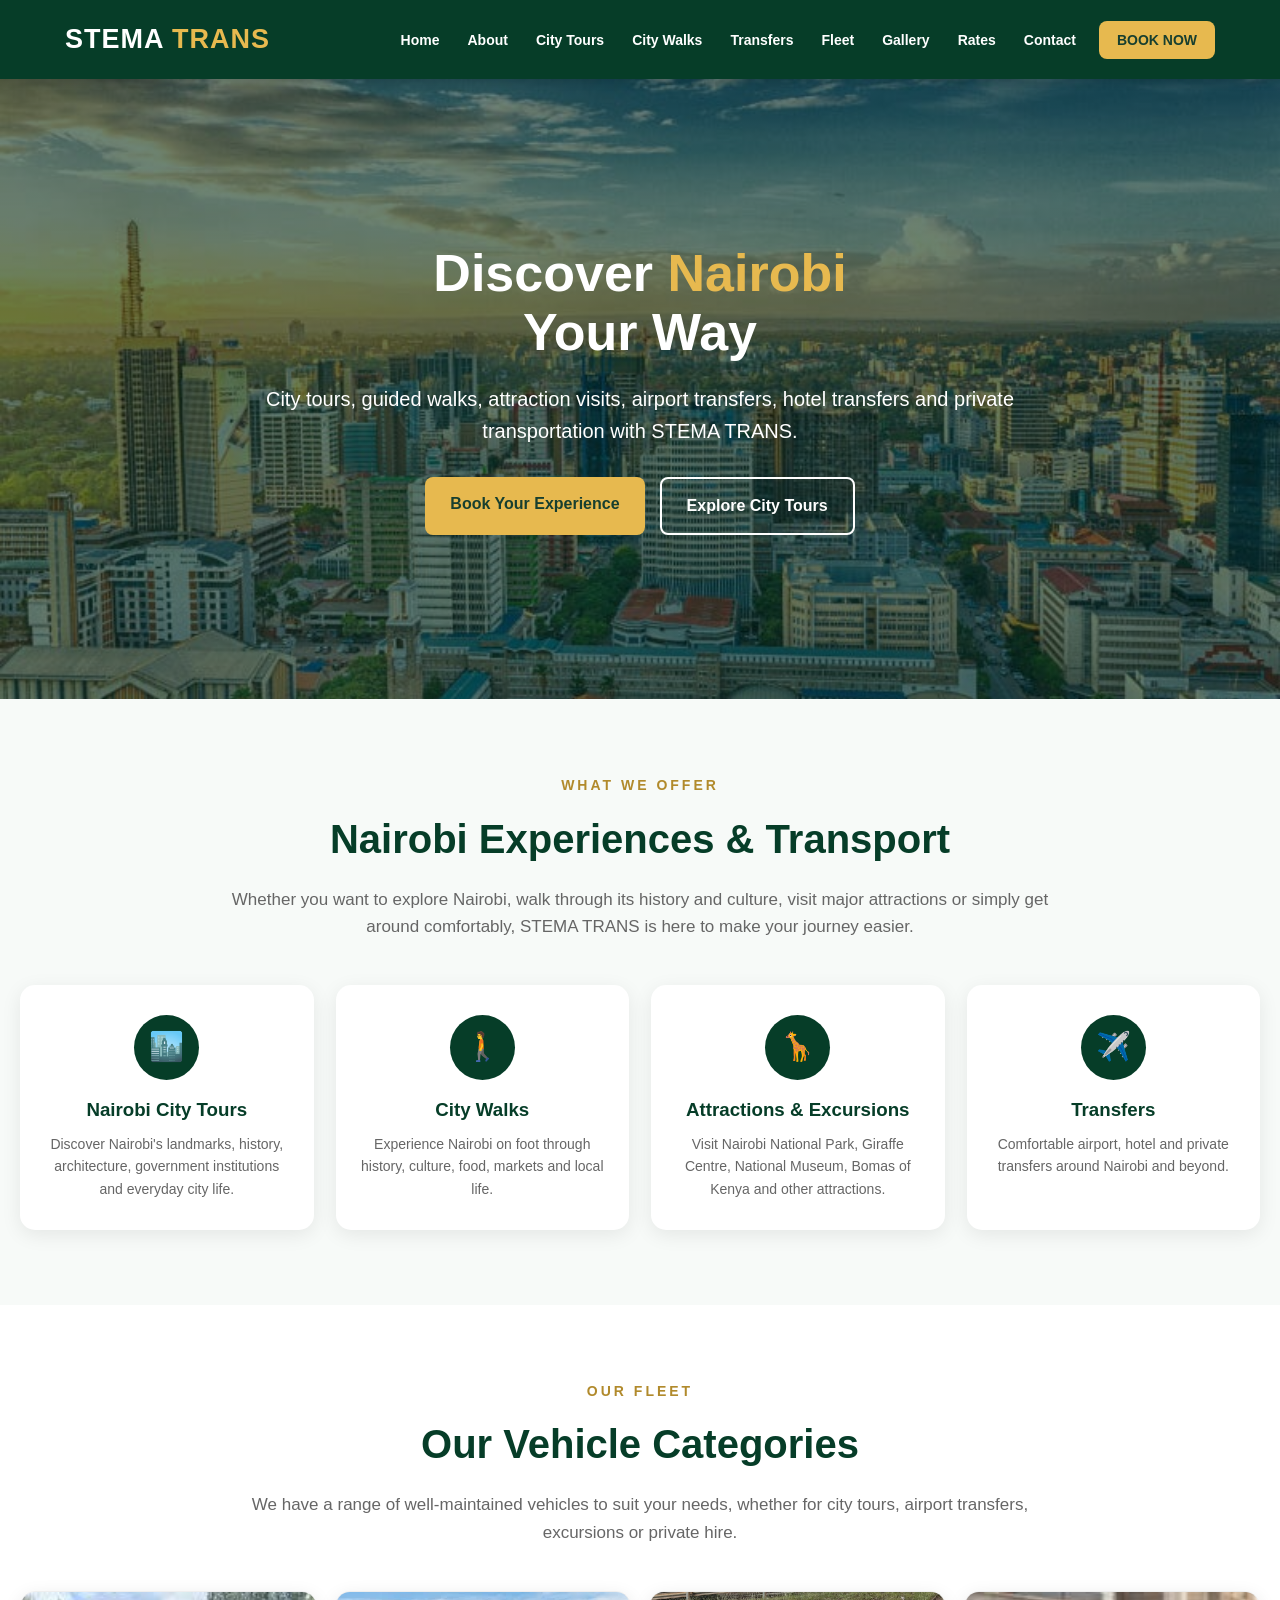
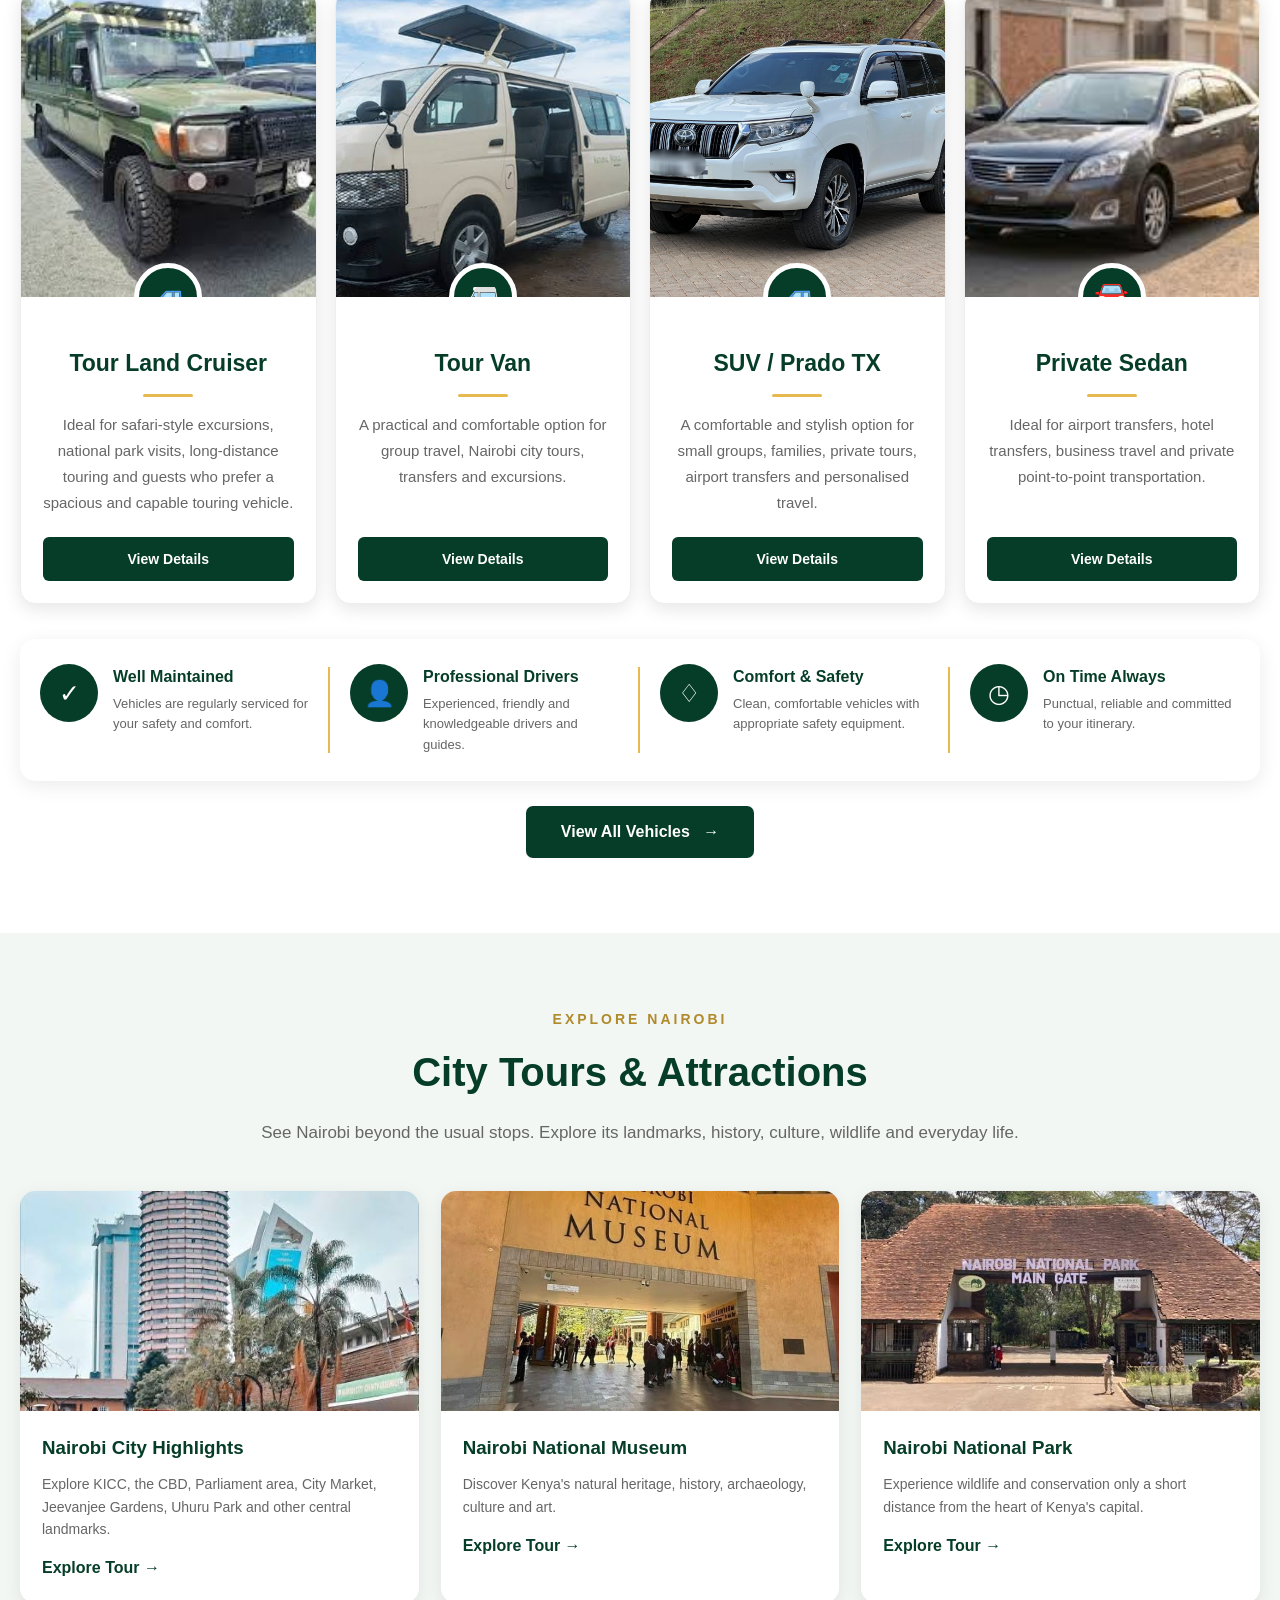
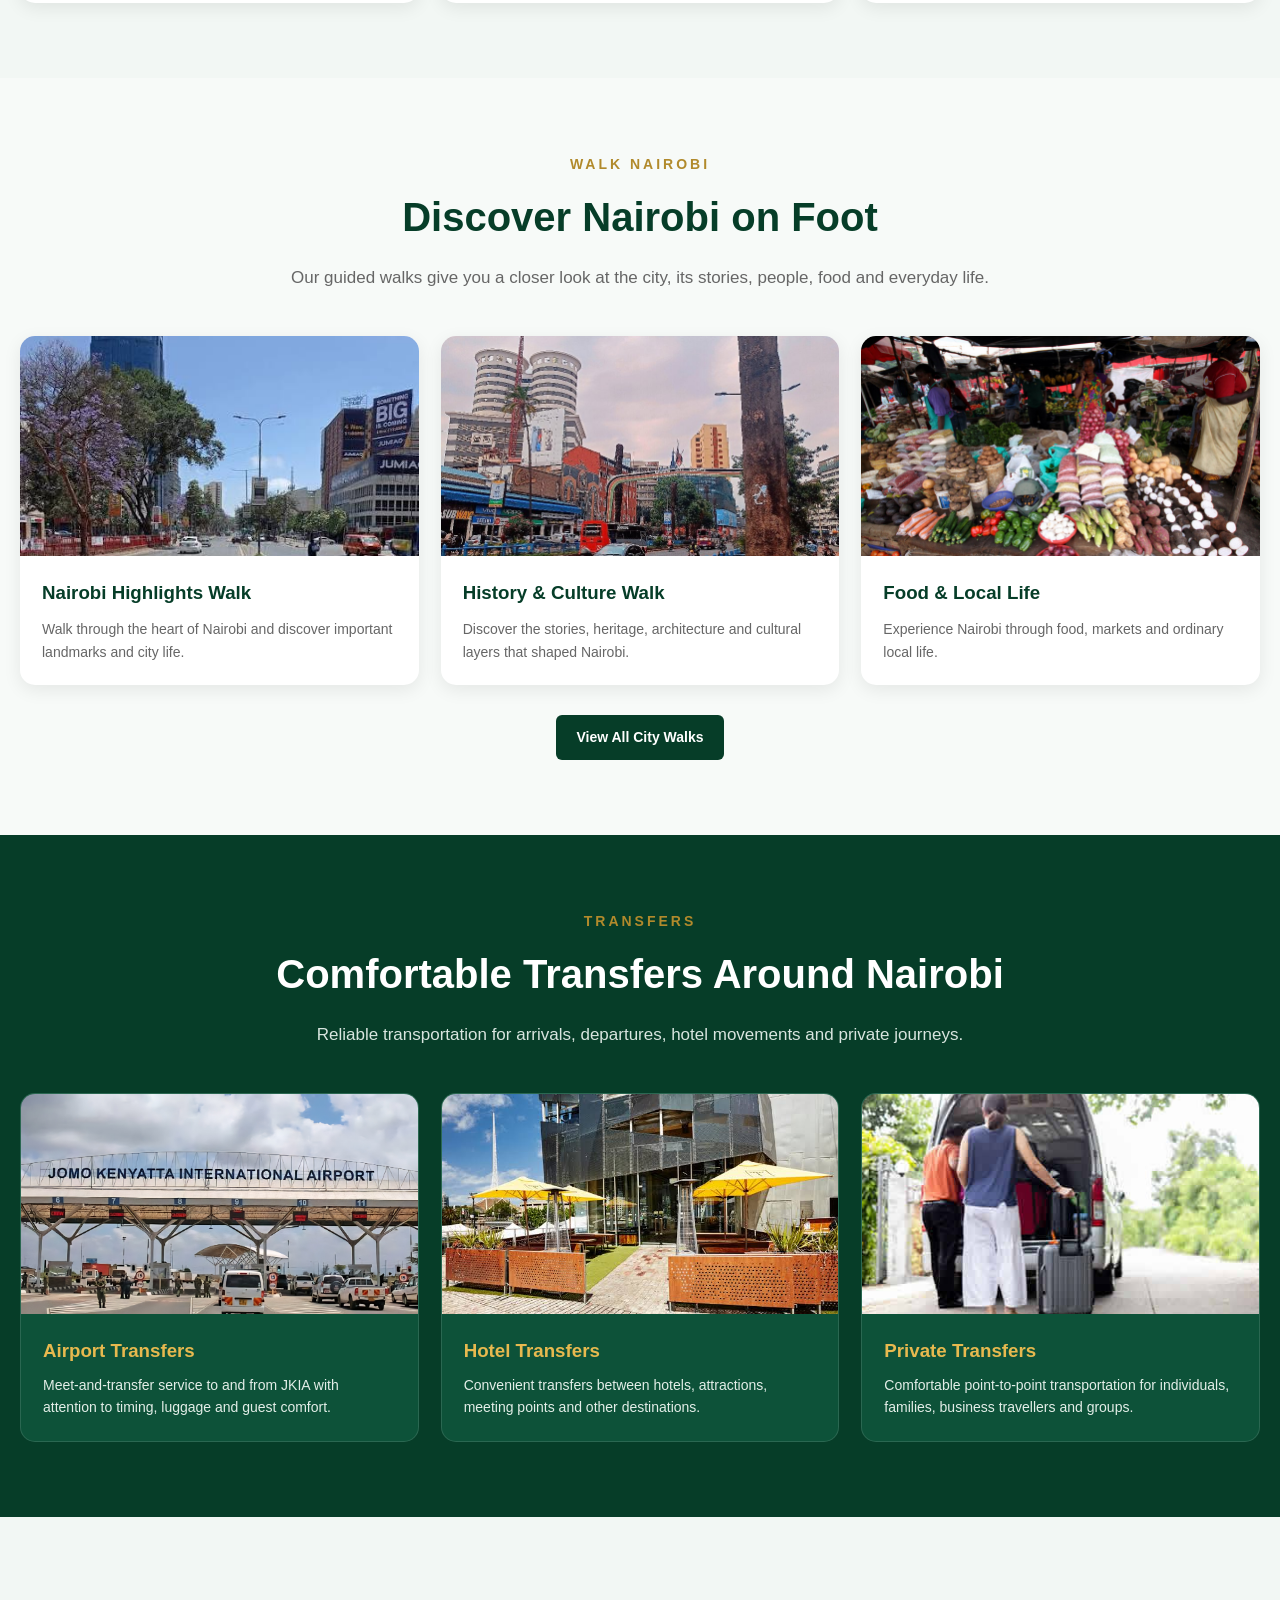
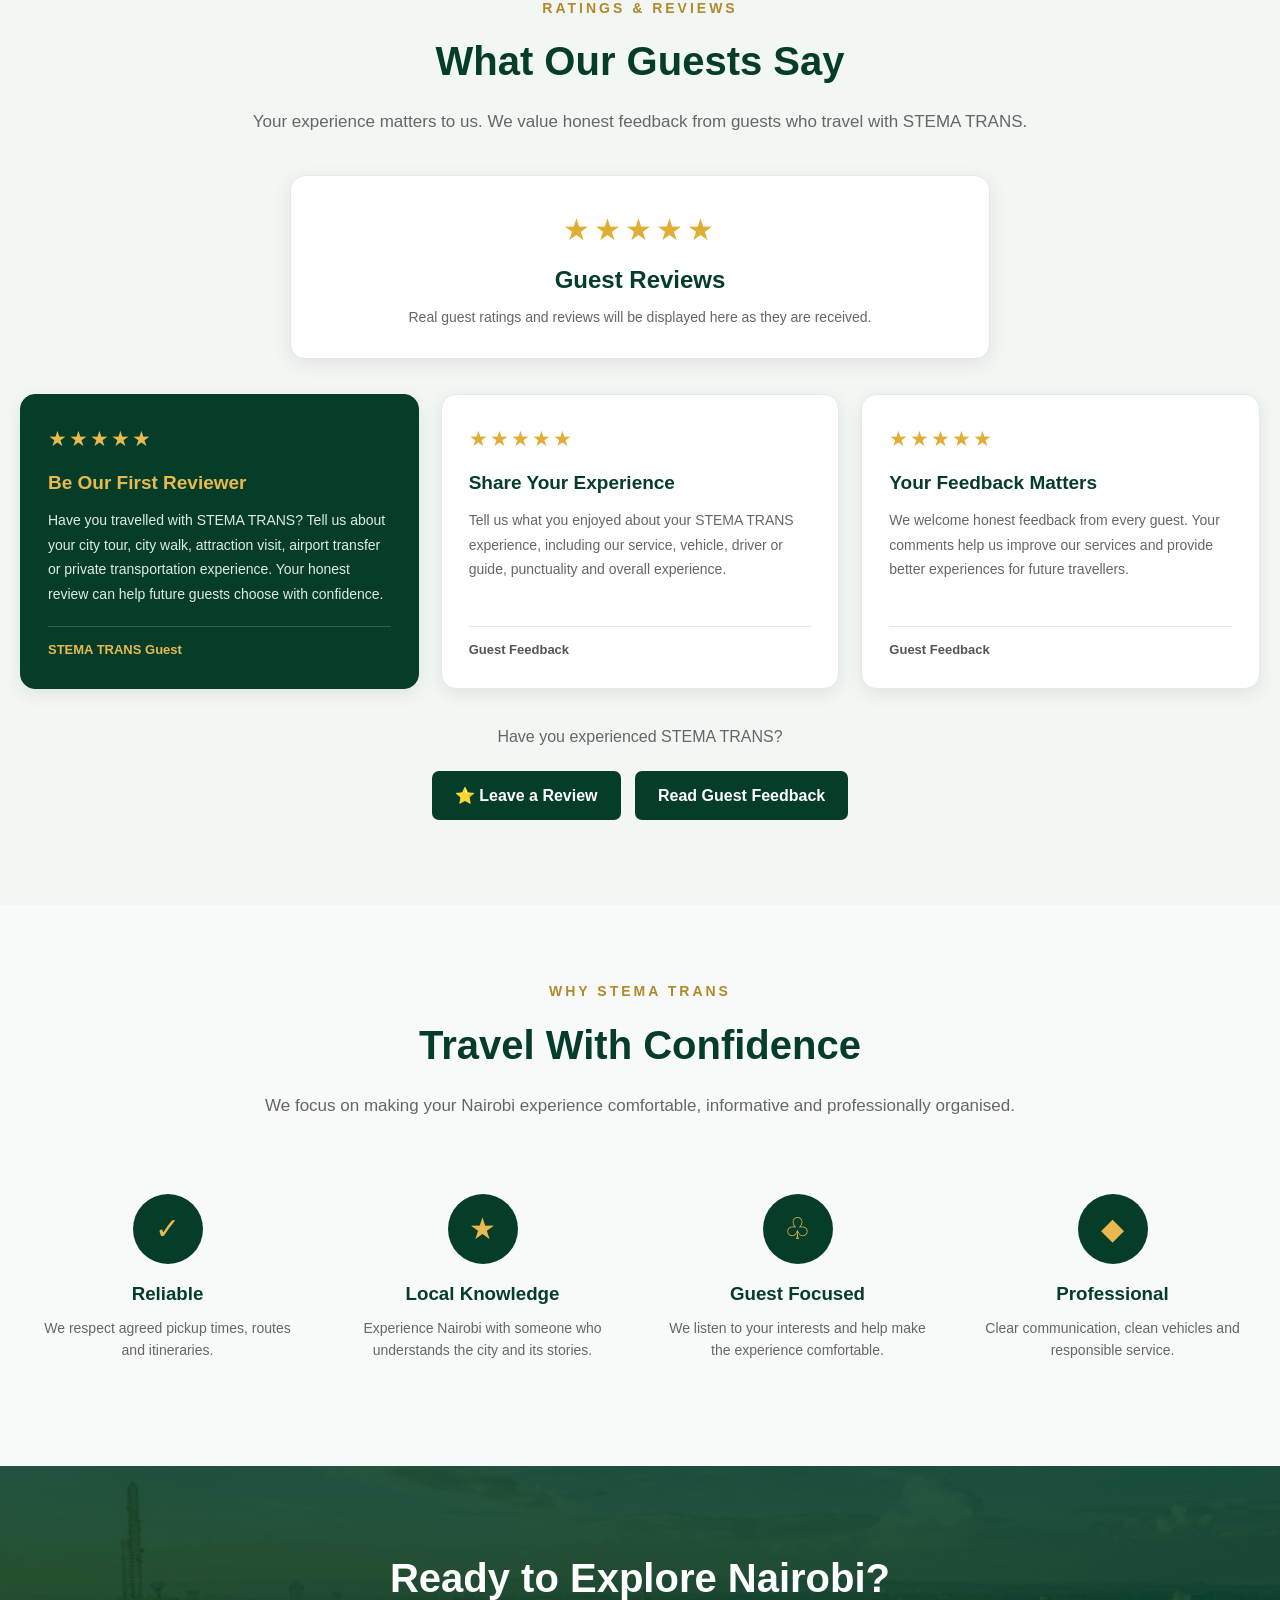
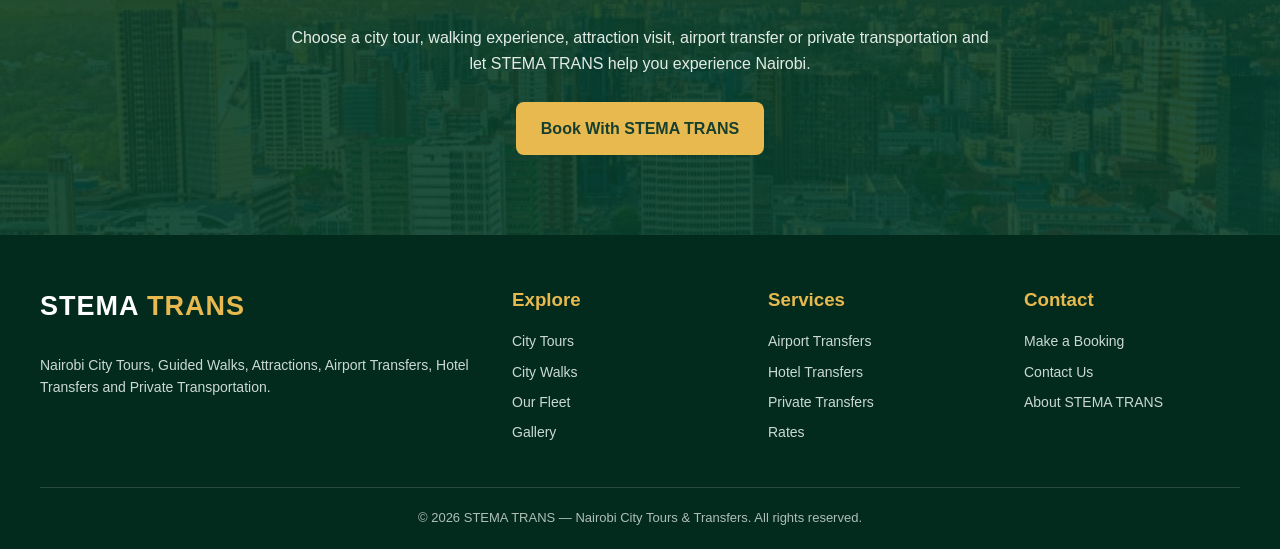
<file: index.html>
<!DOCTYPE html>
<html lang="en">
<head>
<meta charset="UTF-8">
<meta name="viewport" content="width=device-width, initial-scale=1.0">

<title>STEMA TRANS | Nairobi City Tours, Walks & Transfers</title>

<meta name="description"
content="STEMA TRANS offers Nairobi city tours, guided city walks, attraction visits, airport transfers, hotel transfers, private transfers and vehicle hire.">

<style>
*{
    margin:0;
    padding:0;
    box-sizing:border-box;
}

html{
    scroll-behavior:smooth;
}

body{
    font-family:Arial, Helvetica, sans-serif;
    color:#173f2f;
    background:#f7faf8;
    line-height:1.6;
}

a{
    text-decoration:none;
    color:inherit;
}

img{
    max-width:100%;
    display:block;
}

/* =========================
   HEADER
========================= */

header{
    background:#063d28;
    color:white;
    position:sticky;
    top:0;
    z-index:1000;
    box-shadow:0 2px 10px rgba(0,0,0,.15);
}

.navbar{
    max-width:1200px;
    margin:auto;
    padding:18px 25px;
    display:flex;
    align-items:center;
    justify-content:space-between;
    gap:20px;
}

.logo{
    font-size:27px;
    font-weight:800;
    letter-spacing:1px;
}

.logo span{
    color:#e7b94f;
}

.nav-links{
    display:flex;
    align-items:center;
    gap:18px;
    list-style:none;
}

.nav-links a{
    color:white;
    font-size:14px;
    font-weight:600;
    padding:8px 5px;
}

.nav-links a:hover{
    color:#e7b94f;
}

.book-btn{
    background:#e7b94f;
    color:#173f2f !important;
    padding:11px 18px !important;
    border-radius:8px;
    font-weight:800 !important;
}

.book-btn:hover{
    background:#f2cf76;
}

.menu-toggle{
    display:none;
    font-size:28px;
    cursor:pointer;
}

/* =========================
   HERO
========================= */

.hero{
    min-height:620px;
    background:
    linear-gradient(rgba(0,40,25,.57),rgba(0,40,25,.60)),
    url("images/nairobi-city.jpg") center/cover no-repeat;
    display:flex;
    align-items:center;
    justify-content:center;
    text-align:center;
    padding:80px 20px;
    color:white;
}

.hero-content{
    max-width:850px;
}

.hero h1{
    font-size:52px;
    line-height:1.15;
    margin-bottom:20px;
}

.hero h1 span{
    color:#e7b94f;
}

.hero p{
    font-size:20px;
    max-width:750px;
    margin:0 auto 30px;
}

.hero-buttons{
    display:flex;
    justify-content:center;
    gap:15px;
    flex-wrap:wrap;
}

.primary-btn,
.secondary-btn{
    padding:14px 25px;
    border-radius:8px;
    font-weight:700;
    display:inline-block;
}

.primary-btn{
    background:#e7b94f;
    color:#173f2f;
}

.secondary-btn{
    background:transparent;
    color:white;
    border:2px solid white;
}

.primary-btn:hover{
    background:#f3ce6d;
}

.secondary-btn:hover{
    background:white;
    color:#063d28;
}

/* =========================
   GENERAL
========================= */

.section{
    padding:75px 20px;
}

.container{
    max-width:1250px;
    margin:auto;
}

.section-heading{
    text-align:center;
    max-width:850px;
    margin:0 auto 45px;
}

.small-heading{
    color:#b18a2c;
    font-weight:800;
    letter-spacing:3px;
    font-size:14px;
    text-transform:uppercase;
    margin-bottom:10px;
}

.section-heading h2{
    font-size:40px;
    color:#063d28;
    margin-bottom:15px;
}

.section-heading p{
    color:#666;
    font-size:17px;
}

/* =========================
   QUICK SERVICES
========================= */

.services-grid{
    display:grid;
    grid-template-columns:repeat(4,1fr);
    gap:22px;
}

.service-card{
    background:white;
    padding:30px 22px;
    border-radius:15px;
    text-align:center;
    box-shadow:0 5px 20px rgba(0,0,0,.08);
    transition:.3s;
}

.service-card:hover{
    transform:translateY(-5px);
}

.service-icon{
    width:65px;
    height:65px;
    margin:0 auto 15px;
    border-radius:50%;
    background:#063d28;
    color:#e7b94f;
    display:flex;
    align-items:center;
    justify-content:center;
    font-size:28px;
}

.service-card h3{
    margin-bottom:8px;
    color:#063d28;
}

.service-card p{
    color:#666;
    font-size:14px;
}

/* =========================
   VEHICLE SECTION
========================= */

.fleet-section{
    background:#ffffff;
}

.fleet-grid{
    display:grid;
    grid-template-columns:repeat(4,1fr);
    gap:18px;
    align-items:stretch;
}

.vehicle-card{
    background:white;
    border-radius:15px;
    overflow:hidden;
    box-shadow:0 5px 18px rgba(0,0,0,.10);
    border:1px solid #eeeeee;
    display:flex;
    flex-direction:column;
    transition:.3s ease;
}

.vehicle-card:hover{
    transform:translateY(-6px);
    box-shadow:0 10px 25px rgba(0,0,0,.15);
}

.vehicle-image{
    height:305px;
    position:relative;
    overflow:hidden;
    background:#e9efeb;
}

.vehicle-image img{
    width:100%;
    height:100%;
    object-fit:cover;
    object-position:center;
    transition:.4s ease;
}

.vehicle-card:hover .vehicle-image img{
    transform:scale(1.04);
}

.vehicle-icon{
    position:absolute;
    left:50%;
    bottom:-34px;
    transform:translateX(-50%);
    width:68px;
    height:68px;
    border-radius:50%;
    background:#063d28;
    border:5px solid white;
    color:white;
    display:flex;
    align-items:center;
    justify-content:center;
    font-size:28px;
    z-index:3;
}

.vehicle-content{
    padding:48px 22px 22px;
    text-align:center;
    display:flex;
    flex-direction:column;
    flex:1;
}

.vehicle-content h3{
    font-size:23px;
    color:#063d28;
    margin-bottom:12px;
}

.gold-line{
    width:50px;
    height:3px;
    background:#e7b94f;
    margin:0 auto 15px;
    border-radius:3px;
}

.vehicle-content p{
    color:#666;
    font-size:15px;
    line-height:1.75;
    margin-bottom:20px;
    flex:1;
}

.details-btn{
    background:#063d28;
    color:white;
    padding:11px 20px;
    border-radius:6px;
    display:inline-block;
    font-size:14px;
    font-weight:700;
}

.details-btn:hover{
    background:#0b563a;
}

/* =========================
   FLEET BENEFITS
========================= */

.fleet-benefits{
    margin-top:35px;
    background:white;
    border-radius:15px;
    box-shadow:0 5px 20px rgba(0,0,0,.08);
    display:grid;
    grid-template-columns:repeat(4,1fr);
    overflow:hidden;
}

.benefit{
    padding:25px 20px;
    display:flex;
    gap:15px;
    align-items:flex-start;
    position:relative;
}

.benefit:not(:last-child)::after{
    content:"";
    position:absolute;
    right:0;
    top:20%;
    height:60%;
    width:2px;
    background:#e7b94f;
}

.benefit-icon{
    min-width:58px;
    height:58px;
    background:#063d28;
    color:white;
    border-radius:50%;
    display:flex;
    align-items:center;
    justify-content:center;
    font-size:25px;
}

.benefit h4{
    color:#063d28;
    margin-bottom:4px;
}

.benefit p{
    font-size:13px;
    color:#666;
}

.all-vehicles{
    text-align:center;
    margin-top:25px;
}

.all-vehicles a{
    display:inline-block;
    background:#063d28;
    color:white;
    padding:13px 35px;
    border-radius:7px;
    font-weight:700;
}

.all-vehicles a:hover{
    background:#0b563a;
}

/* =========================
   EXPERIENCES
========================= */

.experiences{
    background:#f2f7f4;
}

.experience-grid{
    display:grid;
    grid-template-columns:repeat(3,1fr);
    gap:22px;
}

.experience-card{
    background:white;
    border-radius:15px;
    overflow:hidden;
    box-shadow:0 5px 18px rgba(0,0,0,.08);
}

.experience-card img{
    width:100%;
    height:220px;
    object-fit:cover;
}

.experience-body{
    padding:22px;
}

.experience-body h3{
    color:#063d28;
    margin-bottom:10px;
}

.experience-body p{
    color:#666;
    font-size:14px;
    margin-bottom:15px;
}

.read-more{
    color:#063d28;
    font-weight:700;
}

/* =========================
   WALKS
========================= */

.walk-grid{
    display:grid;
    grid-template-columns:repeat(3,1fr);
    gap:22px;
}

.walk-card{
    background:white;
    border-radius:15px;
    overflow:hidden;
    box-shadow:0 5px 18px rgba(0,0,0,.08);
}

.walk-card img{
    height:220px;
    width:100%;
    object-fit:cover;
}

.walk-content{
    padding:22px;
}

.walk-content h3{
    color:#063d28;
    margin-bottom:10px;
}

.walk-content p{
    color:#666;
    font-size:14px;
}

/* =========================
   TRANSFERS
========================= */

.transfer-section{
    background:#063d28;
    color:white;
}

.transfer-section .section-heading h2{
    color:white;
}

.transfer-section .section-heading p{
    color:#d8e5df;
}

.transfer-grid{
    display:grid;
    grid-template-columns:repeat(3,1fr);
    gap:22px;
}

.transfer-card{
    background:#0d5239;
    border-radius:15px;
    overflow:hidden;
    border:1px solid rgba(255,255,255,.12);
}

.transfer-card img{
    width:100%;
    height:220px;
    object-fit:cover;
}

.transfer-content{
    padding:22px;
}

.transfer-content h3{
    margin-bottom:8px;
    color:#e7b94f;
}

.transfer-content p{
    color:#e3eee8;
    font-size:14px;
}


/* =========================================================
   RATINGS & REVIEWS
========================================================= */

.reviews-section{
    background:#f2f7f4;
    padding:80px 20px;
}

.reviews-container{
    max-width:1250px;
    margin:auto;
}

.reviews-heading{
    text-align:center;
    max-width:850px;
    margin:0 auto 40px;
}

.reviews-heading .small-heading{
    color:#b18a2c;
}

.reviews-heading h2{
    color:#063d28;
    font-size:40px;
    margin-bottom:15px;
}

.reviews-heading p{
    color:#666;
    font-size:17px;
}


/* Rating summary */

.rating-summary{
    max-width:700px;
    margin:0 auto 35px;
    background:white;
    border-radius:15px;
    padding:30px 25px;
    text-align:center;
    box-shadow:0 5px 20px rgba(0,0,0,.08);
    border:1px solid #e5e9e6;
}

.rating-stars{
    color:#e0ad35;
    font-size:30px;
    letter-spacing:4px;
    margin-bottom:7px;
}

.rating-summary h3{
    color:#063d28;
    font-size:24px;
    margin-bottom:6px;
}

.rating-summary p{
    color:#666;
    font-size:14px;
}


/* Review cards */

.review-grid{
    display:grid;
    grid-template-columns:repeat(3,1fr);
    gap:22px;
}

.review-card{
    background:white;
    border-radius:15px;
    padding:27px;
    box-shadow:0 5px 18px rgba(0,0,0,.08);
    border:1px solid #e5e9e6;
    min-height:255px;
    display:flex;
    flex-direction:column;
    justify-content:space-between;
}

.review-stars{
    color:#e0ad35;
    font-size:21px;
    letter-spacing:2px;
    margin-bottom:12px;
}

.review-card h3{
    color:#063d28;
    font-size:19px;
    margin-bottom:10px;
}

.review-card p{
    color:#666;
    font-size:14px;
    line-height:1.75;
}

.review-author{
    border-top:1px solid #e4e8e5;
    margin-top:20px;
    padding-top:13px;
    color:#555;
    font-size:13px;
    font-weight:700;
}


/* First reviewer */

.first-review{
    background:#063d28;
    border-color:#063d28;
}

.first-review .review-stars{
    color:#e7b94f;
}

.first-review h3{
    color:#e7b94f;
}

.first-review p{
    color:#e1ebe6;
}

.first-review .review-author{
    color:#e7b94f;
    border-color:rgba(255,255,255,.18);
}


/* Review buttons */

.review-actions{
    text-align:center;
    margin-top:35px;
}

.review-actions p{
    color:#666;
    margin-bottom:16px;
}

.review-button{
    display:inline-block;
    background:#063d28;
    color:white;
    padding:12px 23px;
    border-radius:7px;
    font-weight:700;
    margin:5px;
}

.review-button:hover{
    background:#0b563a;
}


/* =========================
   WHY STEMA
========================= */

.why-grid{
    display:grid;
    grid-template-columns:repeat(4,1fr);
    gap:20px;
}

.why-card{
    text-align:center;
    padding:30px 18px;
}

.why-card .why-icon{
    width:70px;
    height:70px;
    margin:0 auto 15px;
    border-radius:50%;
    background:#063d28;
    color:#e7b94f;
    display:flex;
    align-items:center;
    justify-content:center;
    font-size:30px;
}

.why-card h3{
    color:#063d28;
    margin-bottom:8px;
}

.why-card p{
    color:#666;
    font-size:14px;
}

/* =========================
   CTA
========================= */

.cta{
    background:
    linear-gradient(rgba(6,61,40,.88),rgba(6,61,40,.88)),
    url("images/nairobi-city.jpg") center/cover;
    color:white;
    text-align:center;
    padding:80px 20px;
}

.cta h2{
    font-size:40px;
    margin-bottom:15px;
}

.cta p{
    max-width:700px;
    margin:0 auto 25px;
    color:#e2ece7;
}

/* =========================
   FOOTER
========================= */

footer{
    background:#032b1d;
    color:white;
    padding:50px 20px 20px;
}

.footer-grid{
    max-width:1200px;
    margin:auto;
    display:grid;
    grid-template-columns:2fr 1fr 1fr 1fr;
    gap:40px;
}

.footer-column h3{
    color:#e7b94f;
    margin-bottom:15px;
}

.footer-column p,
.footer-column li{
    color:#cbd9d3;
    font-size:14px;
}

.footer-column ul{
    list-style:none;
}

.footer-column li{
    margin-bottom:8px;
}

.footer-column a:hover{
    color:#e7b94f;
}

.footer-bottom{
    max-width:1200px;
    margin:35px auto 0;
    padding-top:20px;
    border-top:1px solid rgba(255,255,255,.15);
    text-align:center;
    color:#aebfb7;
    font-size:13px;
}


/* =========================
   MOBILE
========================= */

@media(max-width:1000px){

    .fleet-grid{
        grid-template-columns:repeat(2,1fr);
    }

    .services-grid{
        grid-template-columns:repeat(2,1fr);
    }

    .why-grid{
        grid-template-columns:repeat(2,1fr);
    }

    .footer-grid{
        grid-template-columns:repeat(2,1fr);
    }
}

@media(max-width:750px){

    .navbar{
        padding:15px 18px;
    }

    .menu-toggle{
        display:block;
    }

    .nav-links{
        display:none;
        position:absolute;
        top:68px;
        left:0;
        right:0;
        background:#063d28;
        flex-direction:column;
        padding:20px;
        gap:5px;
    }

    .nav-links.active{
        display:flex;
    }

    .nav-links a{
        display:block;
        width:100%;
        text-align:center;
        padding:12px;
    }

    .hero{
        min-height:540px;
    }

    .hero h1{
        font-size:38px;
    }

    .hero p{
        font-size:17px;
    }

    .section{
        padding:55px 15px;
    }

    .section-heading h2{
        font-size:31px;
    }

    .fleet-grid,
    .services-grid,
    .experience-grid,
    .walk-grid,
    .transfer-grid,
    .review-grid{
        grid-template-columns:1fr;
    }

    .fleet-benefits{
        grid-template-columns:1fr;
    }

    .benefit{
        border-bottom:1px solid #e6e6e6;
    }

    .benefit:not(:last-child)::after{
        display:none;
    }

    .why-grid{
        grid-template-columns:1fr 1fr;
    }

    .footer-grid{
        grid-template-columns:1fr;
    }

    .vehicle-image{
        height:270px;
    }

    .reviews-section{
        padding:55px 15px;
    }

    .reviews-heading h2{
        font-size:31px;
    }
}

@media(max-width:450px){

    .logo{
        font-size:22px;
    }

    .hero h1{
        font-size:32px;
    }

    .hero-buttons{
        flex-direction:column;
    }

    .primary-btn,
    .secondary-btn{
        width:100%;
    }

    .why-grid{
        grid-template-columns:1fr;
    }

}
</style>
</head>

<body>

<!-- =========================
     HEADER
========================= -->

<header>

<div class="navbar">

<a href="index.html" class="logo">
STEMA <span>TRANS</span>
</a>

<div class="menu-toggle" onclick="toggleMenu()">☰</div>

<ul class="nav-links" id="navLinks">

<li><a href="index.html">Home</a></li>
<li><a href="about.html">About</a></li>
<li><a href="tours.html">City Tours</a></li>
<li><a href="city-walks.html">City Walks</a></li>
<li><a href="transfers.html">Transfers</a></li>
<li><a href="fleet.html">Fleet</a></li>
<li><a href="gallery.html">Gallery</a></li>
<li><a href="rates.html">Rates</a></li>
<li><a href="contact.html">Contact</a></li>

<li>
<a href="booking.html" class="book-btn">BOOK NOW</a>
</li>

</ul>

</div>

</header>


<!-- =========================
     HERO
========================= -->

<section class="hero">

<div class="hero-content">

<h1>
Discover <span>Nairobi</span><br>
Your Way
</h1>

<p>
City tours, guided walks, attraction visits, airport transfers,
hotel transfers and private transportation with STEMA TRANS.
</p>

<div class="hero-buttons">

<a href="booking.html" class="primary-btn">
Book Your Experience
</a>

<a href="tours.html" class="secondary-btn">
Explore City Tours
</a>

</div>

</div>

</section>


<!-- =========================
     SERVICES
========================= -->

<section class="section">

<div class="container">

<div class="section-heading">

<div class="small-heading">
WHAT WE OFFER
</div>

<h2>
Nairobi Experiences & Transport
</h2>

<p>
Whether you want to explore Nairobi, walk through its history and
culture, visit major attractions or simply get around comfortably,
STEMA TRANS is here to make your journey easier.
</p>

</div>


<div class="services-grid">

<div class="service-card">

<div class="service-icon">🏙️</div>

<h3>Nairobi City Tours</h3>

<p>
Discover Nairobi's landmarks, history, architecture,
government institutions and everyday city life.
</p>

</div>


<div class="service-card">

<div class="service-icon">🚶</div>

<h3>City Walks</h3>

<p>
Experience Nairobi on foot through history, culture,
food, markets and local life.
</p>

</div>


<div class="service-card">

<div class="service-icon">🦒</div>

<h3>Attractions & Excursions</h3>

<p>
Visit Nairobi National Park, Giraffe Centre, National Museum,
Bomas of Kenya and other attractions.
</p>

</div>


<div class="service-card">

<div class="service-icon">✈️</div>

<h3>Transfers</h3>

<p>
Comfortable airport, hotel and private transfers around Nairobi
and beyond.
</p>

</div>

</div>

</div>

</section>


<!-- =========================
     VEHICLE CATEGORIES
========================= -->

<section class="section fleet-section" id="fleet">

<div class="container">

<div class="section-heading">

<div class="small-heading">
OUR FLEET
</div>

<h2>
Our Vehicle Categories
</h2>

<p>
We have a range of well-maintained vehicles to suit your needs,
whether for city tours, airport transfers, excursions or private hire.
</p>

</div>


<div class="fleet-grid">


<!-- TOUR LAND CRUISER -->

<div class="vehicle-card">

<div class="vehicle-image">

<img
src="images/tour-land-cruiser.jpg"
alt="STEMA TRANS Tour Land Cruiser"
loading="lazy"
>

<div class="vehicle-icon">
🚙
</div>

</div>

<div class="vehicle-content">

<h3>
Tour Land Cruiser
</h3>

<div class="gold-line"></div>

<p>
Ideal for safari-style excursions, national park visits,
long-distance touring and guests who prefer a spacious
and capable touring vehicle.
</p>

<a href="fleet.html" class="details-btn">
View Details
</a>

</div>

</div>


<!-- TOUR VAN -->

<div class="vehicle-card">

<div class="vehicle-image">

<img
src="images/tour-van.jpg"
alt="STEMA TRANS Tour Van"
loading="lazy"
>

<div class="vehicle-icon">
🚐
</div>

</div>

<div class="vehicle-content">

<h3>
Tour Van
</h3>

<div class="gold-line"></div>

<p>
A practical and comfortable option for group travel,
Nairobi city tours, transfers and excursions.
</p>

<a href="fleet.html" class="details-btn">
View Details
</a>

</div>

</div>


<!-- SUV / PRADO TX -->

<div class="vehicle-card">

<div class="vehicle-image">

<img
src="images/suv-prado-tx.jpg"
alt="STEMA TRANS SUV Prado TX"
loading="lazy"
>

<div class="vehicle-icon">
🚙
</div>

</div>

<div class="vehicle-content">

<h3>
SUV / Prado TX
</h3>

<div class="gold-line"></div>

<p>
A comfortable and stylish option for small groups,
families, private tours, airport transfers and
personalised travel.
</p>

<a href="fleet.html" class="details-btn">
View Details
</a>

</div>

</div>


<!-- PRIVATE SEDAN -->

<div class="vehicle-card">

<div class="vehicle-image">

<img
src="images/private-sedan.jpg"
alt="STEMA TRANS Private Sedan"
loading="lazy"
>

<div class="vehicle-icon">
🚘
</div>

</div>

<div class="vehicle-content">

<h3>
Private Sedan
</h3>

<div class="gold-line"></div>

<p>
Ideal for airport transfers, hotel transfers,
business travel and private point-to-point
transportation.
</p>

<a href="fleet.html" class="details-btn">
View Details
</a>

</div>

</div>

</div>


<!-- FLEET BENEFITS -->

<div class="fleet-benefits">

<div class="benefit">

<div class="benefit-icon">
✓
</div>

<div>
<h4>Well Maintained</h4>

<p>
Vehicles are regularly serviced for
your safety and comfort.
</p>
</div>

</div>


<div class="benefit">

<div class="benefit-icon">
👤
</div>

<div>
<h4>Professional Drivers</h4>

<p>
Experienced, friendly and knowledgeable
drivers and guides.
</p>
</div>

</div>


<div class="benefit">

<div class="benefit-icon">
♢
</div>

<div>
<h4>Comfort & Safety</h4>

<p>
Clean, comfortable vehicles with
appropriate safety equipment.
</p>
</div>

</div>


<div class="benefit">

<div class="benefit-icon">
◷
</div>

<div>
<h4>On Time Always</h4>

<p>
Punctual, reliable and committed
to your itinerary.
</p>
</div>

</div>

</div>


<div class="all-vehicles">

<a href="fleet.html">
View All Vehicles &nbsp; →
</a>

</div>

</div>

</section>


<!-- =========================
     CITY TOURS
========================= -->

<section class="section experiences">

<div class="container">

<div class="section-heading">

<div class="small-heading">
EXPLORE NAIROBI
</div>

<h2>
City Tours & Attractions
</h2>

<p>
See Nairobi beyond the usual stops. Explore its landmarks,
history, culture, wildlife and everyday life.
</p>

</div>


<div class="experience-grid">


<div class="experience-card">

<img
src="images/kicc-city-centre.jpeg"
alt="KICC and Nairobi city centre"
loading="lazy"
>

<div class="experience-body">

<h3>
Nairobi City Highlights
</h3>

<p>
Explore KICC, the CBD, Parliament area, City Market,
Jeevanjee Gardens, Uhuru Park and other central landmarks.
</p>

<a href="tours.html" class="read-more">
Explore Tour →
</a>

</div>

</div>


<div class="experience-card">

<img
src="images/nairobi-national-museum.jpg"
alt="Nairobi National Museum"
loading="lazy"
>

<div class="experience-body">

<h3>
Nairobi National Museum
</h3>

<p>
Discover Kenya's natural heritage, history, archaeology,
culture and art.
</p>

<a href="tours.html" class="read-more">
Explore Tour →
</a>

</div>

</div>


<div class="experience-card">

<img
src="images/nairobi-national-park.jpeg"
alt="Nairobi National Park"
loading="lazy"
>

<div class="experience-body">

<h3>
Nairobi National Park
</h3>

<p>
Experience wildlife and conservation only a short distance
from the heart of Kenya's capital.
</p>

<a href="tours.html" class="read-more">
Explore Tour →
</a>

</div>

</div>


</div>

</div>

</section>


<!-- =========================
     CITY WALKS
========================= -->

<section class="section">

<div class="container">

<div class="section-heading">

<div class="small-heading">
WALK NAIROBI
</div>

<h2>
Discover Nairobi on Foot
</h2>

<p>
Our guided walks give you a closer look at the city,
its stories, people, food and everyday life.
</p>

</div>


<div class="walk-grid">


<div class="walk-card">

<img
src="images/nairobi-city-walk.jpeg"
alt="Nairobi city walking experience"
loading="lazy"
>

<div class="walk-content">

<h3>
Nairobi Highlights Walk
</h3>

<p>
Walk through the heart of Nairobi and discover
important landmarks and city life.
</p>

</div>

</div>


<div class="walk-card">

<img
src="images/nairobi-culture-walk.jpg"
alt="Nairobi history and culture walk"
loading="lazy"
>

<div class="walk-content">

<h3>
History & Culture Walk
</h3>

<p>
Discover the stories, heritage, architecture and
cultural layers that shaped Nairobi.
</p>

</div>

</div>


<div class="walk-card">

<img
src="images/food-local-life.jpeg"
alt="Kenyan food and local life in Nairobi"
loading="lazy"
>

<div class="walk-content">

<h3>
Food & Local Life
</h3>

<p>
Experience Nairobi through food, markets and
ordinary local life.
</p>

</div>

</div>


</div>


<div style="text-align:center;margin-top:30px;">

<a href="city-walks.html" class="details-btn">
View All City Walks
</a>

</div>

</div>

</section>


<!-- =========================
     TRANSFERS
========================= -->

<section class="section transfer-section">

<div class="container">

<div class="section-heading">

<div class="small-heading">
TRANSFERS
</div>

<h2>
Comfortable Transfers Around Nairobi
</h2>

<p>
Reliable transportation for arrivals, departures,
hotel movements and private journeys.
</p>

</div>


<div class="transfer-grid">


<div class="transfer-card">

<img
src="images/jkia-airport.jpeg"
alt="Jomo Kenyatta International Airport"
loading="lazy"
>

<div class="transfer-content">

<h3>
Airport Transfers
</h3>

<p>
Meet-and-transfer service to and from JKIA with
attention to timing, luggage and guest comfort.
</p>

</div>

</div>


<div class="transfer-card">

<img
src="images/hotel-transfers.jpeg"
alt="Hotel transfer service in Nairobi"
loading="lazy"
>

<div class="transfer-content">

<h3>
Hotel Transfers
</h3>

<p>
Convenient transfers between hotels, attractions,
meeting points and other destinations.
</p>

</div>

</div>


<div class="transfer-card">

<img
src="images/private-transfers.jpeg"
alt="Private transfer service in Nairobi"
loading="lazy"
>

<div class="transfer-content">

<h3>
Private Transfers
</h3>

<p>
Comfortable point-to-point transportation for
individuals, families, business travellers and groups.
</p>

</div>

</div>


</div>

</div>

</section>


<!-- =====================================================
     RATINGS & REVIEWS
===================================================== -->

<section class="reviews-section">

<div class="reviews-container">


<div class="reviews-heading">

<div class="small-heading">
RATINGS & REVIEWS
</div>

<h2>
What Our Guests Say
</h2>

<p>
Your experience matters to us. We value honest feedback
from guests who travel with STEMA TRANS.
</p>

</div>


<!-- RATING SUMMARY -->

<div class="rating-summary">

<div class="rating-stars">
★★★★★
</div>

<h3>
Guest Reviews
</h3>

<p>
Real guest ratings and reviews will be displayed here
as they are received.
</p>

</div>


<!-- REVIEW CARDS -->

<div class="review-grid">


<!-- FIRST REVIEW CARD -->

<div class="review-card first-review">

<div>

<div class="review-stars">
★★★★★
</div>

<h3>
Be Our First Reviewer
</h3>

<p>
Have you travelled with STEMA TRANS? Tell us about your
city tour, city walk, attraction visit, airport transfer
or private transportation experience. Your honest review
can help future guests choose with confidence.
</p>

</div>

<div class="review-author">
STEMA TRANS Guest
</div>

</div>


<!-- SECOND CARD -->

<div class="review-card">

<div>

<div class="review-stars">
★★★★★
</div>

<h3>
Share Your Experience
</h3>

<p>
Tell us what you enjoyed about your STEMA TRANS experience,
including our service, vehicle, driver or guide, punctuality
and overall experience.
</p>

</div>

<div class="review-author">
Guest Feedback
</div>

</div>


<!-- THIRD CARD -->

<div class="review-card">

<div>

<div class="review-stars">
★★★★★
</div>

<h3>
Your Feedback Matters
</h3>

<p>
We welcome honest feedback from every guest. Your comments
help us improve our services and provide better experiences
for future travellers.
</p>

</div>

<div class="review-author">
Guest Feedback
</div>

</div>


</div>


<div class="review-actions">

<p>
Have you experienced STEMA TRANS?
</p>

<a href="contact.html" class="review-button">
⭐ Leave a Review
</a>

<a href="contact.html" class="review-button">
Read Guest Feedback
</a>

</div>


</div>

</section>


<!-- =========================
     WHY STEMA TRANS
========================= -->

<section class="section">

<div class="container">

<div class="section-heading">

<div class="small-heading">
WHY STEMA TRANS
</div>

<h2>
Travel With Confidence
</h2>

<p>
We focus on making your Nairobi experience comfortable,
informative and professionally organised.
</p>

</div>


<div class="why-grid">


<div class="why-card">

<div class="why-icon">
✓
</div>

<h3>
Reliable
</h3>

<p>
We respect agreed pickup times,
routes and itineraries.
</p>

</div>


<div class="why-card">

<div class="why-icon">
★
</div>

<h3>
Local Knowledge
</h3>

<p>
Experience Nairobi with someone who
understands the city and its stories.
</p>

</div>


<div class="why-card">

<div class="why-icon">
♧
</div>

<h3>
Guest Focused
</h3>

<p>
We listen to your interests and
help make the experience comfortable.
</p>

</div>


<div class="why-card">

<div class="why-icon">
◆
</div>

<h3>
Professional
</h3>

<p>
Clear communication, clean vehicles
and responsible service.
</p>

</div>


</div>

</div>

</section>


<!-- =========================
     CTA
========================= -->

<section class="cta">

<h2>
Ready to Explore Nairobi?
</h2>

<p>
Choose a city tour, walking experience, attraction visit,
airport transfer or private transportation and let
STEMA TRANS help you experience Nairobi.
</p>

<a href="booking.html" class="primary-btn">
Book With STEMA TRANS
</a>

</section>


<!-- =========================
     FOOTER
========================= -->

<footer>

<div class="footer-grid">


<div class="footer-column">

<div class="logo">
STEMA <span>TRANS</span>
</div>

<br>

<p>
Nairobi City Tours, Guided Walks,
Attractions, Airport Transfers,
Hotel Transfers and Private Transportation.
</p>

</div>


<div class="footer-column">

<h3>
Explore
</h3>

<ul>

<li><a href="tours.html">City Tours</a></li>
<li><a href="city-walks.html">City Walks</a></li>
<li><a href="fleet.html">Our Fleet</a></li>
<li><a href="gallery.html">Gallery</a></li>

</ul>

</div>


<div class="footer-column">

<h3>
Services
</h3>

<ul>

<li><a href="transfers.html">Airport Transfers</a></li>
<li><a href="transfers.html">Hotel Transfers</a></li>
<li><a href="transfers.html">Private Transfers</a></li>
<li><a href="rates.html">Rates</a></li>

</ul>

</div>


<div class="footer-column">

<h3>
Contact
</h3>

<ul>

<li><a href="booking.html">Make a Booking</a></li>
<li><a href="contact.html">Contact Us</a></li>
<li><a href="about.html">About STEMA TRANS</a></li>

</ul>

</div>


</div>


<div class="footer-bottom">

© 2026 STEMA TRANS — Nairobi City Tours & Transfers.
All rights reserved.

</div>

</footer>


<script>

function toggleMenu(){

    document.getElementById("navLinks").classList.toggle("active");

}

document.querySelectorAll(".nav-links a").forEach(function(link){

    link.addEventListener("click",function(){

        document.getElementById("navLinks").classList.remove("active");

    });

});

</script>

</body>
</html>
</file>
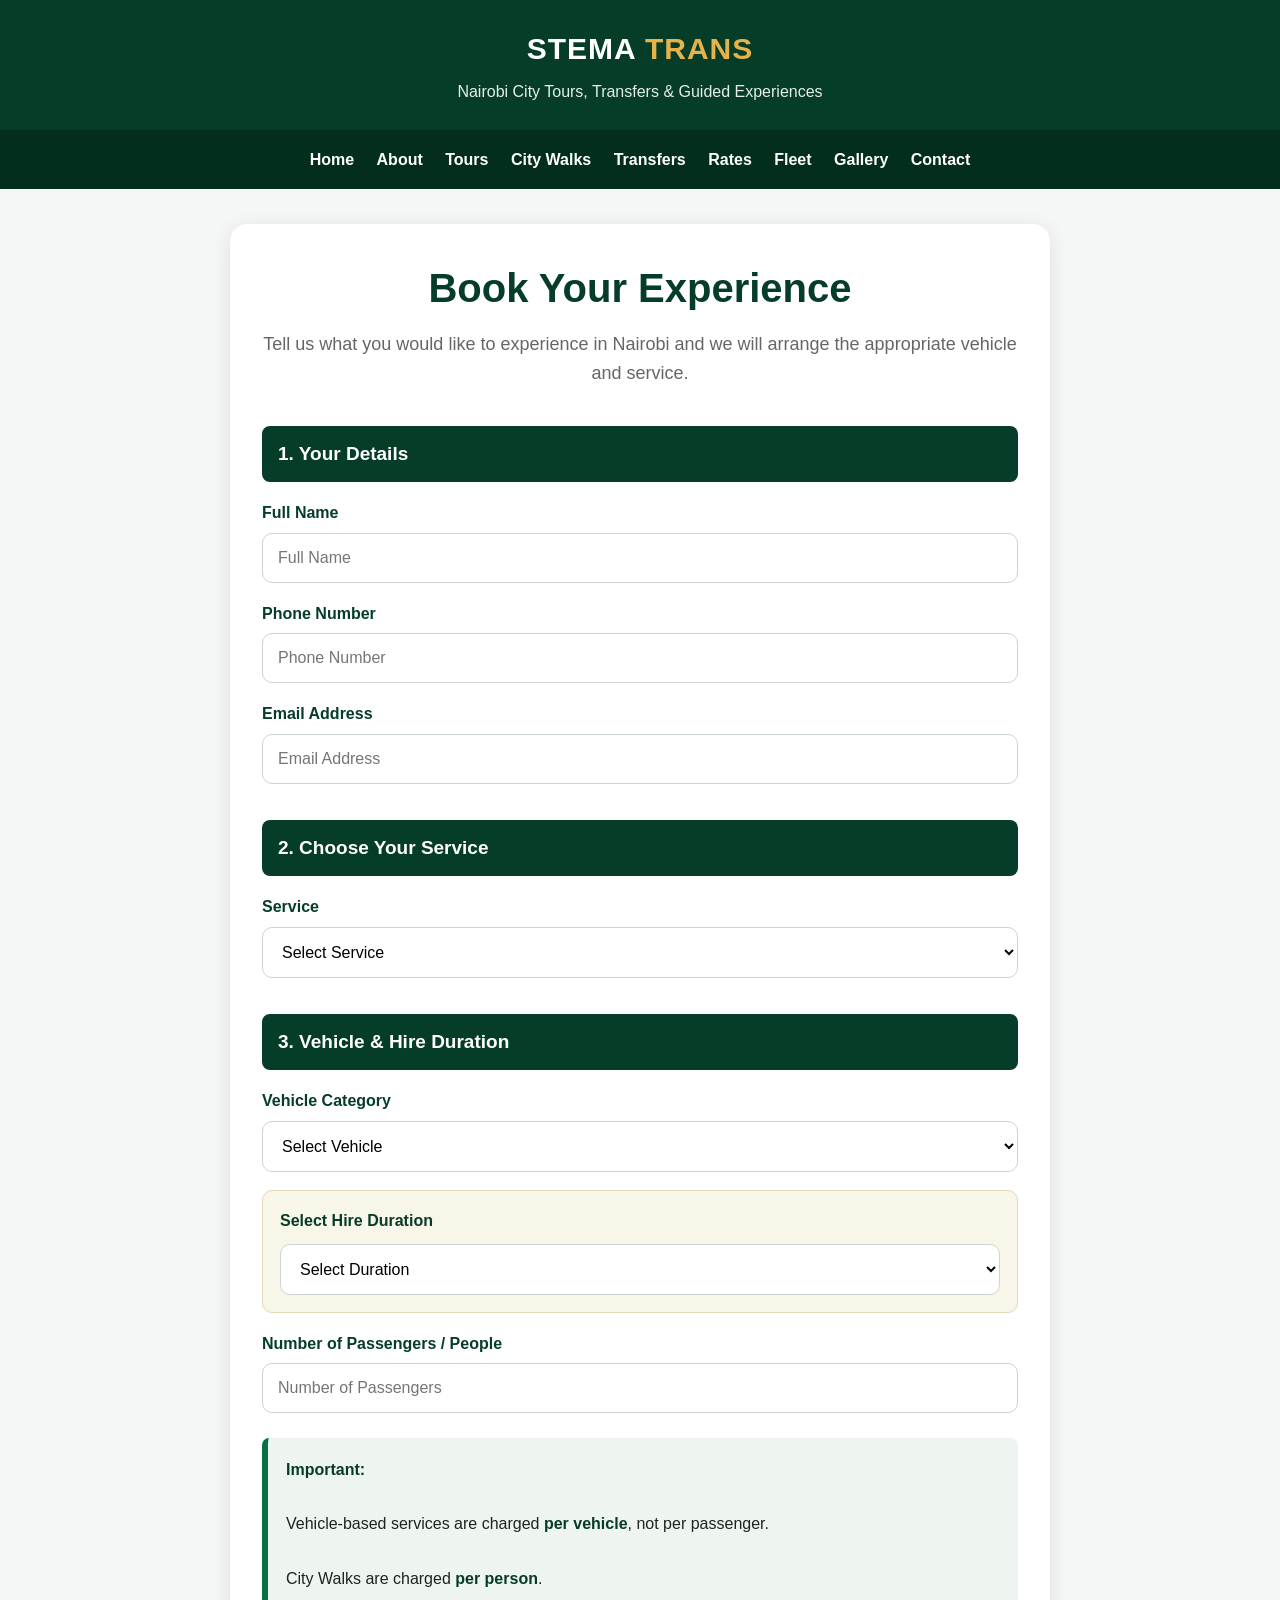
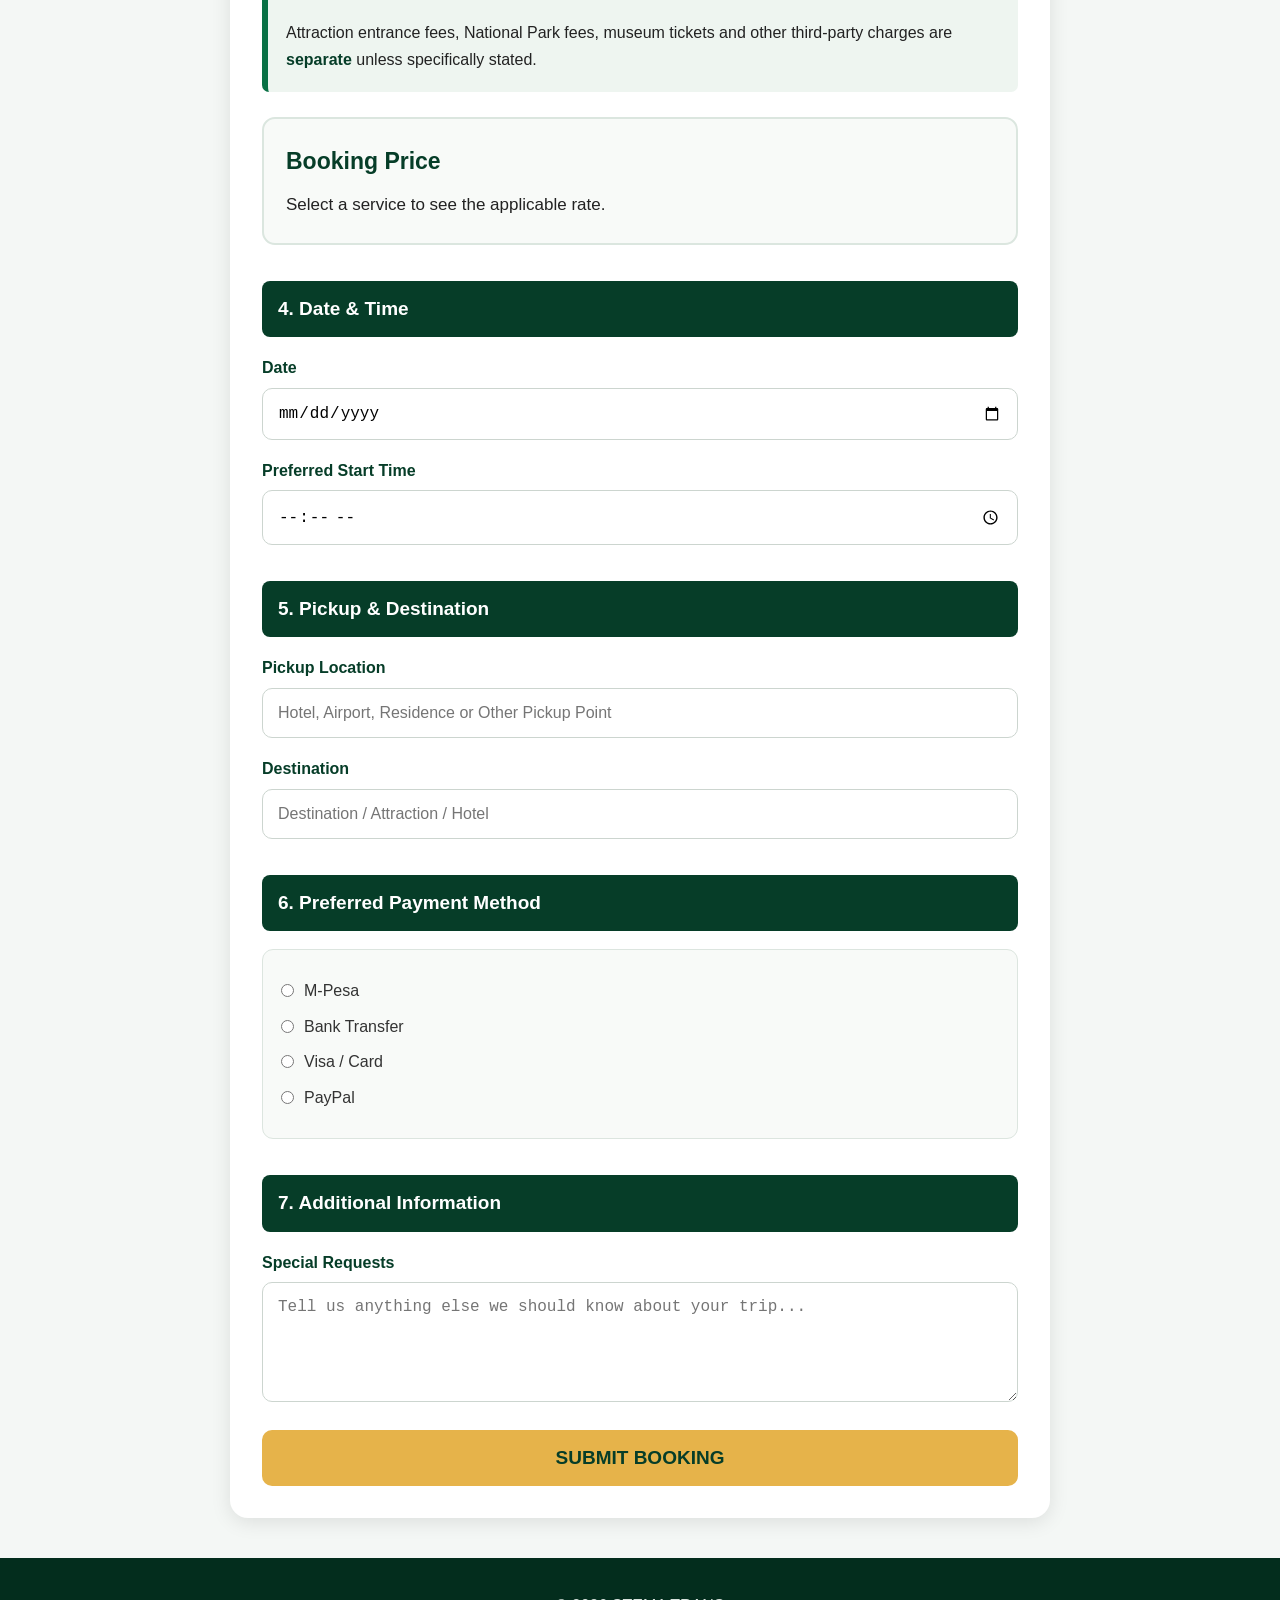
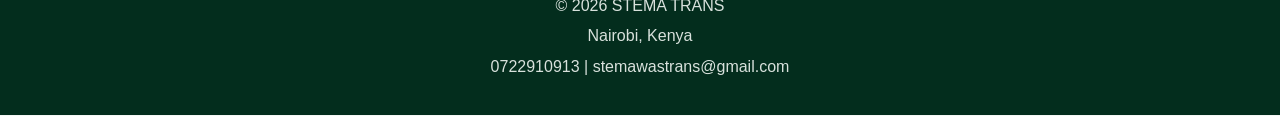
<file: booking.html>
<!DOCTYPE html>
<html lang="en">
<head>
<meta charset="UTF-8">
<meta name="viewport" content="width=device-width, initial-scale=1.0">

<title>Book Your Experience | STEMA TRANS</title>

<style>
*{
    box-sizing:border-box;
}

body{
    margin:0;
    font-family:Arial,Helvetica,sans-serif;
    background:#f4f7f5;
    color:#222;
    line-height:1.6;
}

header{
    background:#063d28;
    color:#fff;
    text-align:center;
    padding:25px 15px;
}

header h1{
    margin:0;
    font-size:30px;
    letter-spacing:1px;
}

header h1 span{
    color:#e6b34a;
}

header p{
    margin:6px 0 0;
    color:#e5eee9;
}

nav{
    background:#032d1d;
    text-align:center;
    padding:13px 8px;
}

nav a{
    color:#fff;
    text-decoration:none;
    margin:4px 9px;
    font-weight:bold;
    display:inline-block;
}

nav a:hover{
    color:#e6b34a;
}

.booking{
    max-width:820px;
    margin:35px auto;
    background:#fff;
    padding:32px;
    border-radius:18px;
    box-shadow:0 4px 20px rgba(0,0,0,.10);
}

h2{
    text-align:center;
    color:#063d28;
    font-size:40px;
    margin:0 0 10px;
}

.intro{
    text-align:center;
    color:#666;
    font-size:18px;
    margin-bottom:30px;
}

label{
    display:block;
    font-weight:bold;
    margin:18px 0 7px;
    color:#063d28;
}

input,
select,
textarea{
    width:100%;
    padding:15px;
    border:1px solid #ccd5cf;
    border-radius:10px;
    font-size:16px;
    background:#fff;
}

input:focus,
select:focus,
textarea:focus{
    outline:none;
    border-color:#087044;
}

textarea{
    min-height:120px;
    resize:vertical;
}

.form-section{
    margin-top:28px;
    padding-top:8px;
}

.section-title{
    background:#063d28;
    color:#fff;
    padding:13px 16px;
    border-radius:8px;
    font-size:19px;
    font-weight:bold;
    margin-bottom:18px;
}

.notice{
    background:#eef5f0;
    border-left:6px solid #087044;
    padding:18px;
    margin:25px 0;
    line-height:1.7;
    border-radius:7px;
}

.notice strong{
    color:#063d28;
}

.duration-box{
    background:#f8f5e9;
    border:1px solid #e4d9b8;
    border-radius:10px;
    padding:17px;
    margin-top:18px;
}

.duration-box p{
    margin:0 0 10px;
    font-weight:bold;
    color:#063d28;
}

.price-box{
    background:#f8faf8;
    border:2px solid #dbe6df;
    border-radius:13px;
    padding:22px;
    margin:25px 0;
    font-size:17px;
    line-height:1.8;
}

.price-box .title{
    font-size:23px;
    font-weight:bold;
    color:#063d28;
    margin-bottom:8px;
}

.price-total{
    color:#9a6700;
    font-size:25px;
    font-weight:bold;
    margin-top:8px;
}

.small-note{
    color:#666;
    font-size:14px;
    margin-top:8px;
}

.payment-box{
    background:#f8faf8;
    border:1px solid #dce5df;
    padding:18px;
    border-radius:11px;
}

.payment-box label{
    display:flex;
    align-items:center;
    gap:10px;
    margin:10px 0;
    font-weight:normal;
    color:#333;
}

.payment-box input[type="radio"]{
    width:auto;
    margin:0;
}

.hidden{
    display:none !important;
}

button{
    width:100%;
    padding:17px;
    background:#e6b34a;
    color:#063d28;
    border:0;
    border-radius:10px;
    font-size:19px;
    font-weight:bold;
    cursor:pointer;
    margin-top:20px;
}

button:hover{
    background:#d5a43c;
}

footer{
    text-align:center;
    background:#032d1d;
    color:#fff;
    padding:30px 15px;
    margin-top:40px;
}

footer p{
    margin:5px 0;
    color:#d8e1dc;
}

@media(max-width:600px){

    .booking{
        margin:18px 10px;
        padding:22px 16px;
    }

    h2{
        font-size:32px;
    }

    .intro{
        font-size:17px;
    }

    nav a{
        margin:4px 5px;
        font-size:14px;
    }

    .price-total{
        font-size:22px;
    }
}
</style>
</head>

<body>

<header>
    <h1>STEMA <span>TRANS</span></h1>
    <p>Nairobi City Tours, Transfers & Guided Experiences</p>
</header>

<nav>
    <a href="index.html">Home</a>
    <a href="about.html">About</a>
    <a href="tours.html">Tours</a>
    <a href="city-walks.html">City Walks</a>
    <a href="transfers.html">Transfers</a>
    <a href="rates.html">Rates</a>
    <a href="fleet.html">Fleet</a>
    <a href="gallery.html">Gallery</a>
    <a href="contact.html">Contact</a>
</nav>

<section class="booking">

<h2>Book Your Experience</h2>

<div class="intro">
Tell us what you would like to experience in Nairobi and we will arrange the appropriate vehicle and service.
</div>

<form
    action="https://formsubmit.co/stemawastrans@gmail.com"
    method="POST"
>

<!-- CURRENT REPOSITORY THANK-YOU PAGE -->
<input
    type="hidden"
    name="_next"
    value="https://themaina1.github.io/stema-trans-tours/thankyou.html"
>

<input
    type="hidden"
    name="_captcha"
    value="false"
>

<input
    type="hidden"
    name="_subject"
    value="New STEMA TRANS Booking"
>

<!-- BOOKING REFERENCE -->
<input
    type="hidden"
    id="bookingRef"
    name="Booking Reference"
>

<!-- CUSTOMER DETAILS -->

<div class="form-section">

<div class="section-title">
1. Your Details
</div>

<label for="name">Full Name</label>

<input
    type="text"
    id="name"
    name="Name"
    placeholder="Full Name"
    required
>

<label for="phone">Phone Number</label>

<input
    type="tel"
    id="phone"
    name="Phone"
    placeholder="Phone Number"
    required
>

<label for="email">Email Address</label>

<input
    type="email"
    id="email"
    name="Email"
    placeholder="Email Address"
    required
>

</div>

<!-- SERVICE -->

<div class="form-section">

<div class="section-title">
2. Choose Your Service
</div>

<label for="serviceSelect">Service</label>

<select
    name="Service"
    id="serviceSelect"
    required
>

<option value="">Select Service</option>

<option value="Nairobi City Tour">
Nairobi City Tour
</option>

<option value="Giraffe Centre Tour">
Giraffe Centre Tour
</option>

<option value="Karen Blixen Tour">
Karen Blixen Tour
</option>

<option value="Nairobi National Museum">
Nairobi National Museum
</option>

<option value="Bomas of Kenya">
Bomas of Kenya
</option>

<option value="Nairobi National Park">
Nairobi National Park
</option>

<option value="Airport Transfer">
Airport Transfer
</option>

<option value="Hotel Transfer">
Hotel Transfer
</option>

<option value="Private Hire">
Private Hire
</option>

<option value="Nairobi Highlights Walk">
Nairobi Highlights Walk
</option>

<option value="Nairobi History & Culture Walk">
Nairobi History & Culture Walk
</option>

<option value="Nairobi Food & Local Life Walk">
Nairobi Food & Local Life Walk
</option>

<option value="Private Custom City Walk">
Private Custom City Walk
</option>

</select>

</div>

<!-- VEHICLE SERVICES -->

<div
    class="form-section"
    id="vehicleSection"
>

<div class="section-title">
3. Vehicle & Hire Duration
</div>

<label for="vehicleSelect">
Vehicle Category
</label>

<select
    name="Vehicle"
    id="vehicleSelect"
>

<option value="">
Select Vehicle
</option>

<option value="Sedan">
Sedan — 1–3 passengers
</option>

<option value="SUV / Prado TX">
SUV / Prado TX — 1–4 passengers
</option>

<option value="Tour Van">
Tour Van — 1–7 passengers
</option>

<option value="Tour Land Cruiser">
Tour Land Cruiser — 1–7 passengers
</option>

</select>

<div
    class="duration-box"
    id="vehicleDurationBox"
>

<p>Select Hire Duration</p>

<select
    name="Duration"
    id="vehicleDuration"
>

<option value="">
Select Duration
</option>

<option value="4 Hours">
4 Hours
</option>

<option value="6 Hours">
6 Hours
</option>

<option value="8 Hours / Full Day">
8 Hours / Full Day
</option>

</select>

</div>

</div>

<!-- NATIONAL PARK -->

<div
    class="form-section hidden"
    id="parkVehicleSection"
>

<div class="section-title">
3. National Park Vehicle & Duration
</div>

<label for="parkVehicleSelect">
Safari Vehicle
</label>

<select
    name="Park Vehicle"
    id="parkVehicleSelect"
>

<option value="">
Select Safari Vehicle
</option>

<option value="SUV / Prado TX">
SUV / Prado TX — 1–4 passengers
</option>

<option value="Safari Tour Van">
Safari Tour Van — 1–7 passengers
</option>

<option value="Safari Land Cruiser">
Safari Land Cruiser — 1–7 passengers
</option>

</select>

<div class="duration-box">

<p>Select Game Drive Duration</p>

<select
    name="Park Duration"
    id="parkDuration"
>

<option value="">
Select Duration
</option>

<option value="Half Day — 4–5 Hours">
Half Day — 4–5 Hours
</option>

<option value="Full Day — 6–8 Hours">
Full Day — 6–8 Hours
</option>

</select>

</div>

</div>

<!-- CITY WALKS -->

<div
    class="form-section hidden"
    id="walkSection"
>

<div class="section-title">
3. City Walk & Duration
</div>

<label for="walkType">
City Walk
</label>

<select
    name="Walk Type"
    id="walkType"
>

<option value="">
Select City Walk
</option>

<option value="Nairobi Highlights Walk">
Nairobi Highlights Walk
</option>

<option value="Nairobi History & Culture Walk">
Nairobi History & Culture Walk
</option>

<option value="Nairobi Food & Local Life Walk">
Nairobi Food & Local Life Walk
</option>

<option value="Private Custom City Walk">
Private Custom City Walk
</option>

</select>

<label for="walkDuration">
Walk Duration
</label>

<select
    name="Walk Duration"
    id="walkDuration"
>

<option value="">
Select Duration
</option>

<option value="2 Hours">
2 Hours
</option>

<option value="3 Hours">
3 Hours
</option>

</select>

</div>

<!-- PASSENGERS -->

<label for="passengersInput">
Number of Passengers / People
</label>

<input
    type="number"
    id="passengersInput"
    name="Passengers"
    placeholder="Number of Passengers"
    min="1"
    step="1"
    required
>

<div class="notice">

<strong>Important:</strong>

<br><br>

Vehicle-based services are charged
<strong>per vehicle</strong>, not per passenger.

<br><br>

City Walks are charged
<strong>per person</strong>.

<br><br>

Attraction entrance fees, National Park fees,
museum tickets and other third-party charges are
<strong>separate</strong> unless specifically stated.

</div>

<!-- PRICE -->

<div
    class="price-box"
    id="priceBox"
>

<div class="title">
Booking Price
</div>

Select a service, vehicle and duration to see the applicable rate.

</div>

<!-- DATE AND TIME -->

<div class="form-section">

<div class="section-title">
4. Date & Time
</div>

<label for="date">
Date
</label>

<input
    type="date"
    id="date"
    name="Date"
    required
>

<label for="time">
Preferred Start Time
</label>

<input
    type="time"
    id="time"
    name="Time"
    required
>

</div>

<!-- PICKUP -->

<div class="form-section">

<div class="section-title">
5. Pickup & Destination
</div>

<label for="pickup">
Pickup Location
</label>

<input
    type="text"
    id="pickup"
    name="Pickup"
    placeholder="Hotel, Airport, Residence or Other Pickup Point"
>

<label for="destination">
Destination
</label>

<input
    type="text"
    id="destination"
    name="Destination"
    placeholder="Destination / Attraction / Hotel"
>

</div>

<!-- PAYMENT -->

<div class="form-section">

<div class="section-title">
6. Preferred Payment Method
</div>

<div class="payment-box">

<label>
<input
    type="radio"
    name="Payment Method"
    value="M-Pesa"
    required
>
M-Pesa
</label>

<label>
<input
    type="radio"
    name="Payment Method"
    value="Bank Transfer"
>
Bank Transfer
</label>

<label>
<input
    type="radio"
    name="Payment Method"
    value="Visa / Card"
>
Visa / Card
</label>

<label>
<input
    type="radio"
    name="Payment Method"
    value="PayPal"
>
PayPal
</label>

</div>

</div>

<!-- ADDITIONAL INFORMATION -->

<div class="form-section">

<div class="section-title">
7. Additional Information
</div>

<label for="message">
Special Requests
</label>

<textarea
    id="message"
    name="Message"
    placeholder="Tell us anything else we should know about your trip..."
></textarea>

</div>

<button type="submit">
SUBMIT BOOKING
</button>

</form>

</section>

<footer>

<p>© 2026 STEMA TRANS</p>

<p>Nairobi, Kenya</p>

<p>0722910913 | stemawastrans@gmail.com</p>

</footer>

<script>

document.addEventListener("DOMContentLoaded", function(){

const service =
document.getElementById("serviceSelect");

const vehicleSection =
document.getElementById("vehicleSection");

const vehicle =
document.getElementById("vehicleSelect");

const vehicleDuration =
document.getElementById("vehicleDuration");

const parkVehicleSection =
document.getElementById("parkVehicleSection");

const parkVehicle =
document.getElementById("parkVehicleSelect");

const parkDuration =
document.getElementById("parkDuration");

const walkSection =
document.getElementById("walkSection");

const walkType =
document.getElementById("walkType");

const walkDuration =
document.getElementById("walkDuration");

const passengers =
document.getElementById("passengersInput");

const priceBox =
document.getElementById("priceBox");

const bookingRef =
document.getElementById("bookingRef");


/* BOOKING REFERENCE */

const now = new Date();

const reference =
"ST-" +
now.getFullYear() +
String(now.getMonth()+1).padStart(2,"0") +
String(now.getDate()).padStart(2,"0") +
"-" +
Math.floor(Math.random()*9000 + 1000);

bookingRef.value = reference;


/* SERVICE GROUPS */

const cityWalkServices = [
"Nairobi Highlights Walk",
"Nairobi History & Culture Walk",
"Nairobi Food & Local Life Walk",
"Private Custom City Walk"
];

const parkServices = [
"Nairobi National Park"
];

const transferServices = [
"Airport Transfer",
"Hotel Transfer"
];


/* SERVICE CHECKS */

function isCityWalk(){
    return cityWalkServices.includes(service.value);
}

function isPark(){
    return parkServices.includes(service.value);
}

function isTransfer(){
    return transferServices.includes(service.value);
}


/* CITY VEHICLE RATES */

const cityRates = {

"Sedan":{
"4 Hours":6000,
"6 Hours":8000,
"8 Hours / Full Day":10000
},

"SUV / Prado TX":{
"4 Hours":9000,
"6 Hours":12000,
"8 Hours / Full Day":15000
},

"Tour Van":{
"4 Hours":10000,
"6 Hours":14000,
"8 Hours / Full Day":18000
},

"Tour Land Cruiser":{
"4 Hours":15000,
"6 Hours":20000,
"8 Hours / Full Day":25000
}

};


/* NATIONAL PARK RATES */

const parkRates = {

"SUV / Prado TX":{
"Half Day — 4–5 Hours":15000,
"Full Day — 6–8 Hours":20000
},

"Safari Tour Van":{
"Half Day — 4–5 Hours":18000,
"Full Day — 6–8 Hours":25000
},

"Safari Land Cruiser":{
"Half Day — 4–5 Hours":25000,
"Full Day — 6–8 Hours":30000
}

};


/* UPDATE FORM */

function updateForm(){

if(isCityWalk()){

vehicleSection.classList.add("hidden");
parkVehicleSection.classList.add("hidden");
walkSection.classList.remove("hidden");

vehicle.value="";
vehicleDuration.value="";
parkVehicle.value="";
parkDuration.value="";

walkType.setAttribute("required","");
walkDuration.setAttribute("required","");

vehicle.removeAttribute("required");
vehicleDuration.removeAttribute("required");

}
else if(isPark()){

vehicleSection.classList.add("hidden");
walkSection.classList.add("hidden");
parkVehicleSection.classList.remove("hidden");

vehicle.value="";
vehicleDuration.value="";
walkType.value="";
walkDuration.value="";

parkVehicle.setAttribute("required","");
parkDuration.setAttribute("required","");

vehicle.removeAttribute("required");
vehicleDuration.removeAttribute("required");

}
else if(isTransfer()){

vehicleSection.classList.remove("hidden");
parkVehicleSection.classList.add("hidden");
walkSection.classList.add("hidden");

walkType.value="";
walkDuration.value="";
parkVehicle.value="";
parkDuration.value="";
vehicleDuration.value="";

vehicle.setAttribute("required","");
vehicleDuration.removeAttribute("required");

}
else{

vehicleSection.classList.remove("hidden");
parkVehicleSection.classList.add("hidden");
walkSection.classList.add("hidden");

walkType.value="";
walkDuration.value="";
parkVehicle.value="";
parkDuration.value="";

vehicle.setAttribute("required","");
vehicleDuration.setAttribute("required","");

}

updatePrice();

}


/* PRICE CALCULATION */

function updatePrice(){

const selectedService =
service.value;

const people =
parseInt(passengers.value) || 0;


/* NO SERVICE */

if(!selectedService){

priceBox.innerHTML =
'<div class="title">Booking Price</div>' +
'Select a service to see the applicable rate.';

return;

}


/* CITY WALKS */

if(isCityWalk()){

const walk = walkType.value;
const duration = walkDuration.value;

if(!walk){

priceBox.innerHTML =
'<div class="title">City Walk Price</div>' +
'Select a city walk.';

return;

}

if(!duration){

priceBox.innerHTML =
'<div class="title">City Walk Price</div>' +
'Select the walk duration.';

return;

}

if(people < 1){

priceBox.innerHTML =
'<div class="title">City Walk Price</div>' +
'Enter the number of people.';

return;

}

if(walk === "Private Custom City Walk"){

priceBox.innerHTML =
'<div class="title">Private Custom City Walk</div>' +
'Please contact us for a quotation based on your group size and requirements.';

return;

}

let rate = 2500;

if(walk === "Nairobi Food & Local Life Walk"){
    rate = 3500;
}

const total = rate * people;

priceBox.innerHTML =
'<div class="title">City Walk Price</div>' +

'<strong>Walk:</strong> ' +
walk +
'<br>' +

'<strong>Duration:</strong> ' +
duration +
'<br>' +

'<strong>People:</strong> ' +
people +
'<br>' +

'<strong>Rate:</strong> KES ' +
rate.toLocaleString() +
' per person' +

'<div class="price-total">' +
'Total: KES ' +
total.toLocaleString() +
'</div>';

return;

}


/* NATIONAL PARK */

if(isPark()){

const selectedVehicle =
parkVehicle.value;

const duration =
parkDuration.value;

if(!selectedVehicle){

priceBox.innerHTML =
'<div class="title">National Park Vehicle</div>' +
'Select a safari vehicle.';

return;

}

if(!duration){

priceBox.innerHTML =
'<div class="title">National Park Vehicle</div>' +
'Select Half Day or Full Day.';

return;

}

const rate =
parkRates[selectedVehicle][duration];

priceBox.innerHTML =
'<div class="title">Nairobi National Park</div>' +

'<strong>Vehicle:</strong> ' +
selectedVehicle +
'<br>' +

'<strong>Duration:</strong> ' +
duration +
'<br>' +

'<strong>Charging:</strong> Per vehicle' +

'<div class="price-total">' +
'KES ' +
rate.toLocaleString() +
'</div>' +

'<div class="small-note">' +
'National Park entrance and conservation fees are separate.' +
'</div>';

return;

}


/* TRANSFERS */

if(isTransfer()){

const selectedVehicle =
vehicle.value;

if(!selectedVehicle){

priceBox.innerHTML =
'<div class="title">Transfer</div>' +
'Select your preferred vehicle.';

return;

}

priceBox.innerHTML =
'<div class="title">' +
selectedService +
'</div>' +

'<strong>Vehicle:</strong> ' +
selectedVehicle +
'<br>' +

'<strong>Charging:</strong> One-way transfer' +

'<div class="price-total">' +
'Quotation Required' +
'</div>' +

'<div class="small-note">' +
'Final transfer price depends on pickup point, destination, vehicle and trip requirements.' +
'</div>';

return;

}


/* OTHER VEHICLE SERVICES */

const selectedVehicle =
vehicle.value;

const duration =
vehicleDuration.value;

if(!selectedVehicle){

priceBox.innerHTML =
'<div class="title">Vehicle Hire</div>' +
'Select your preferred vehicle.';

return;

}

if(!duration){

priceBox.innerHTML =
'<div class="title">Vehicle Hire</div>' +
'Select 4 Hours, 6 Hours or 8 Hours / Full Day.';

return;

}

const rate =
cityRates[selectedVehicle][duration];

priceBox.innerHTML =
'<div class="title">' +
selectedService +
'</div>' +

'<strong>Vehicle:</strong> ' +
selectedVehicle +
'<br>' +

'<strong>Duration:</strong> ' +
duration +
'<br>' +

'<strong>Charging:</strong> Per vehicle' +

'<div class="price-total">' +
'KES ' +
rate.toLocaleString() +
'</div>' +

'<div class="small-note">' +
'Attraction admission, parking and other third-party fees are separate unless stated otherwise.' +
'</div>';

}


/* EVENTS */

service.addEventListener("change",updateForm);

vehicle.addEventListener("change",updatePrice);

vehicleDuration.addEventListener("change",updatePrice);

parkVehicle.addEventListener("change",updatePrice);

parkDuration.addEventListener("change",updatePrice);

walkType.addEventListener("change",updatePrice);

walkDuration.addEventListener("change",updatePrice);

passengers.addEventListener("input",updatePrice);


/* START */

updateForm();

});

</script>

</body>
</html>
</file>
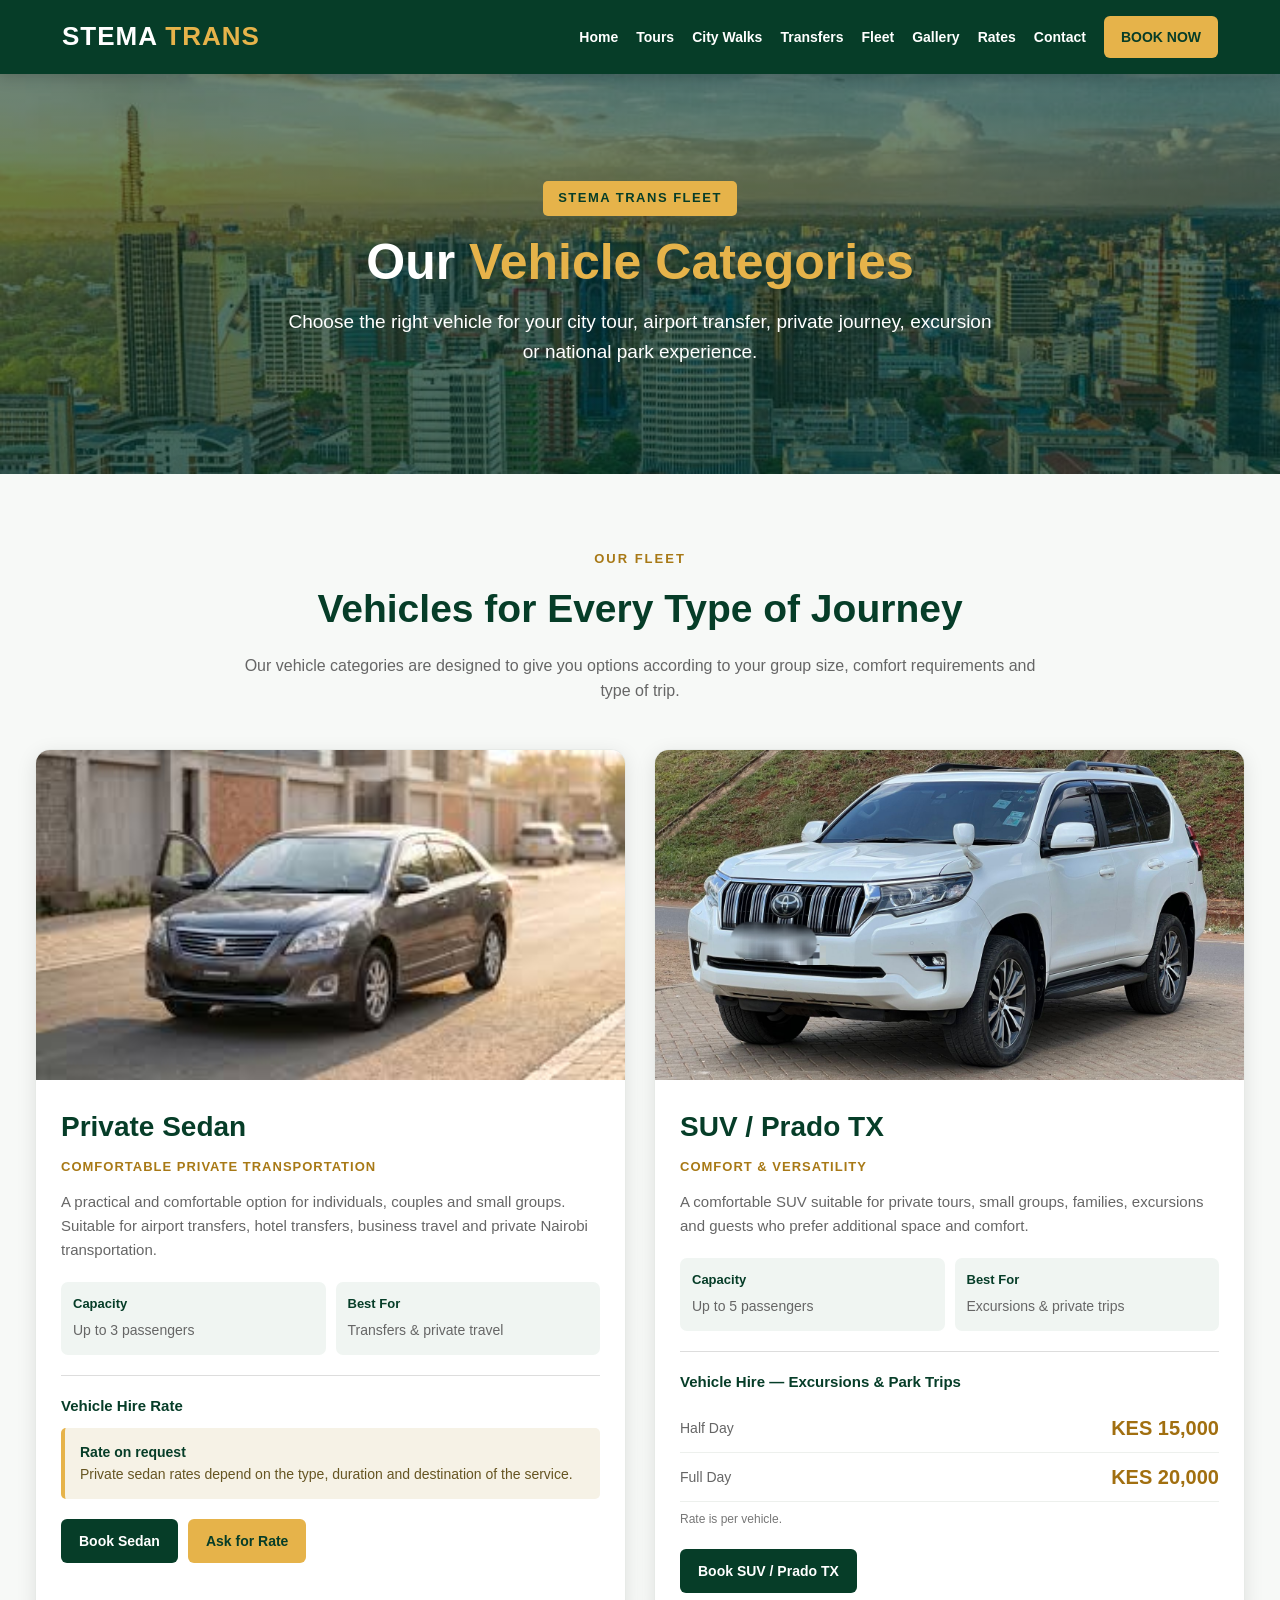
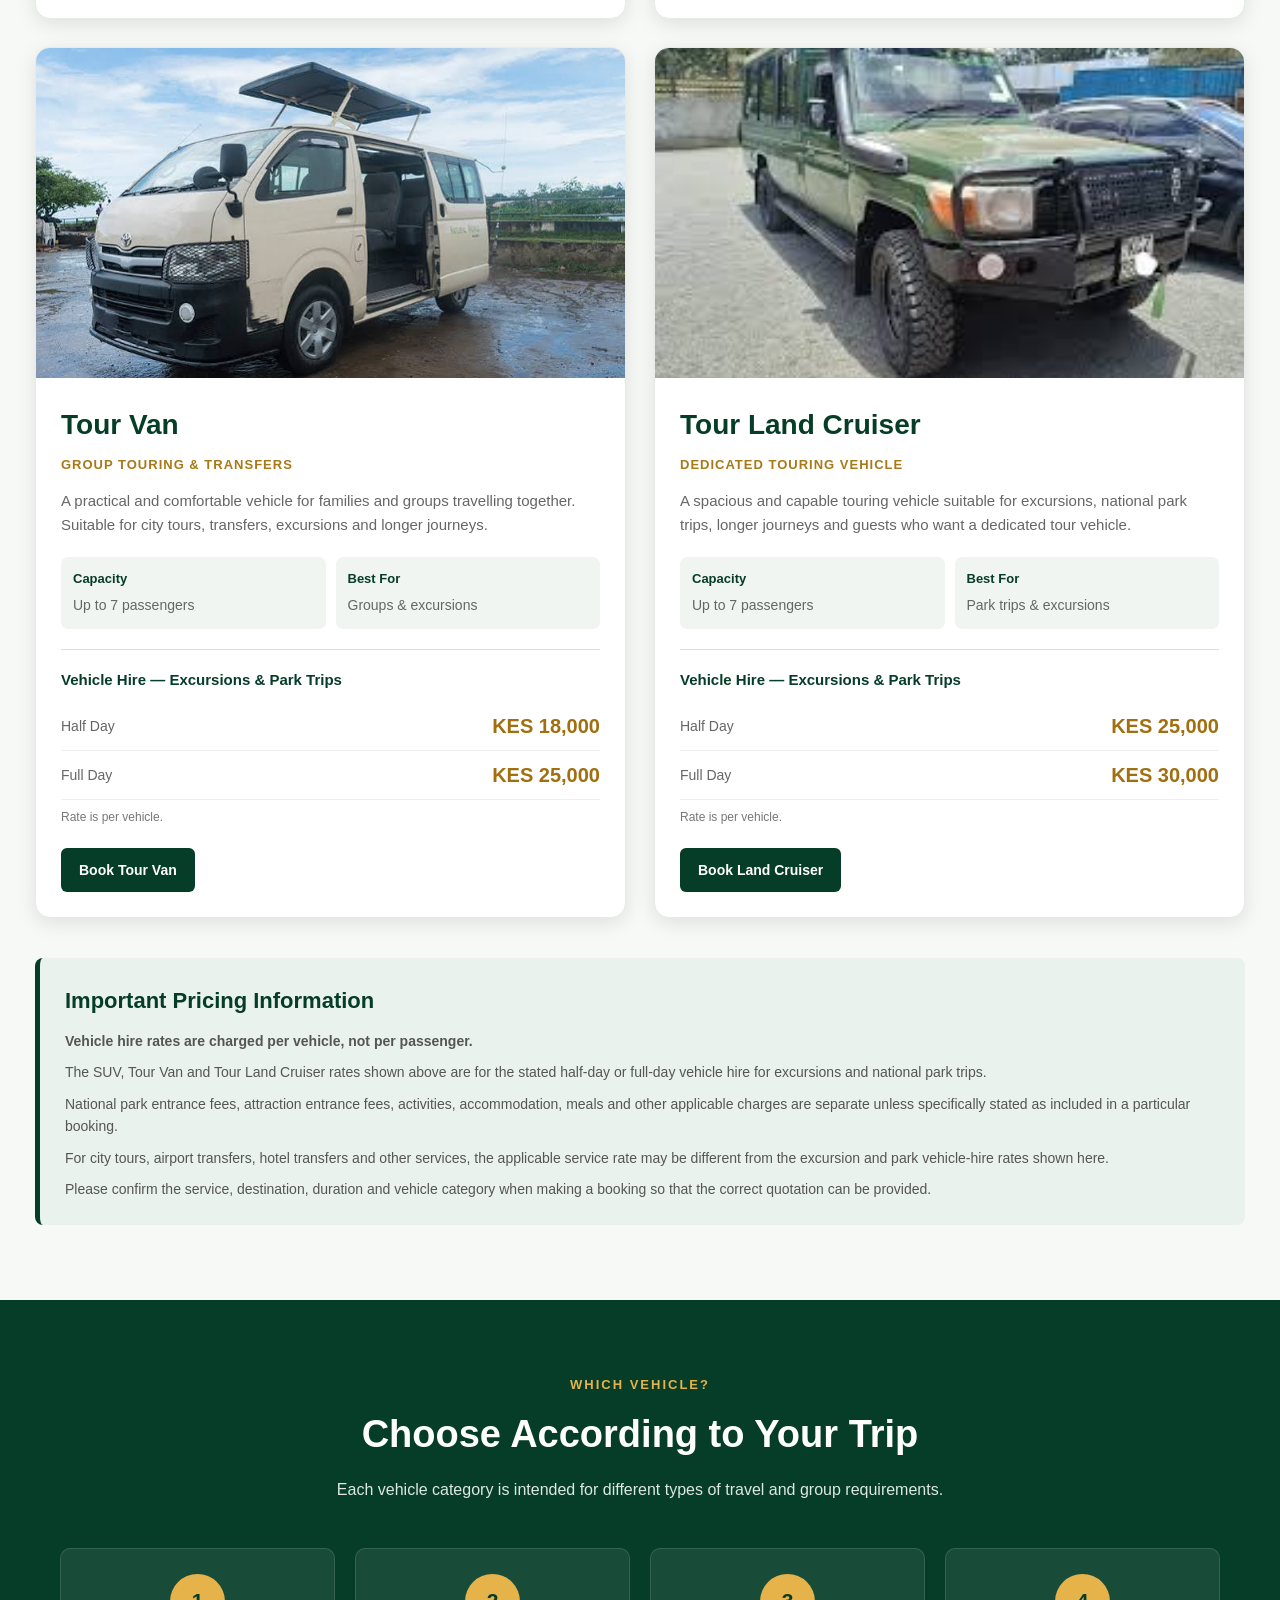
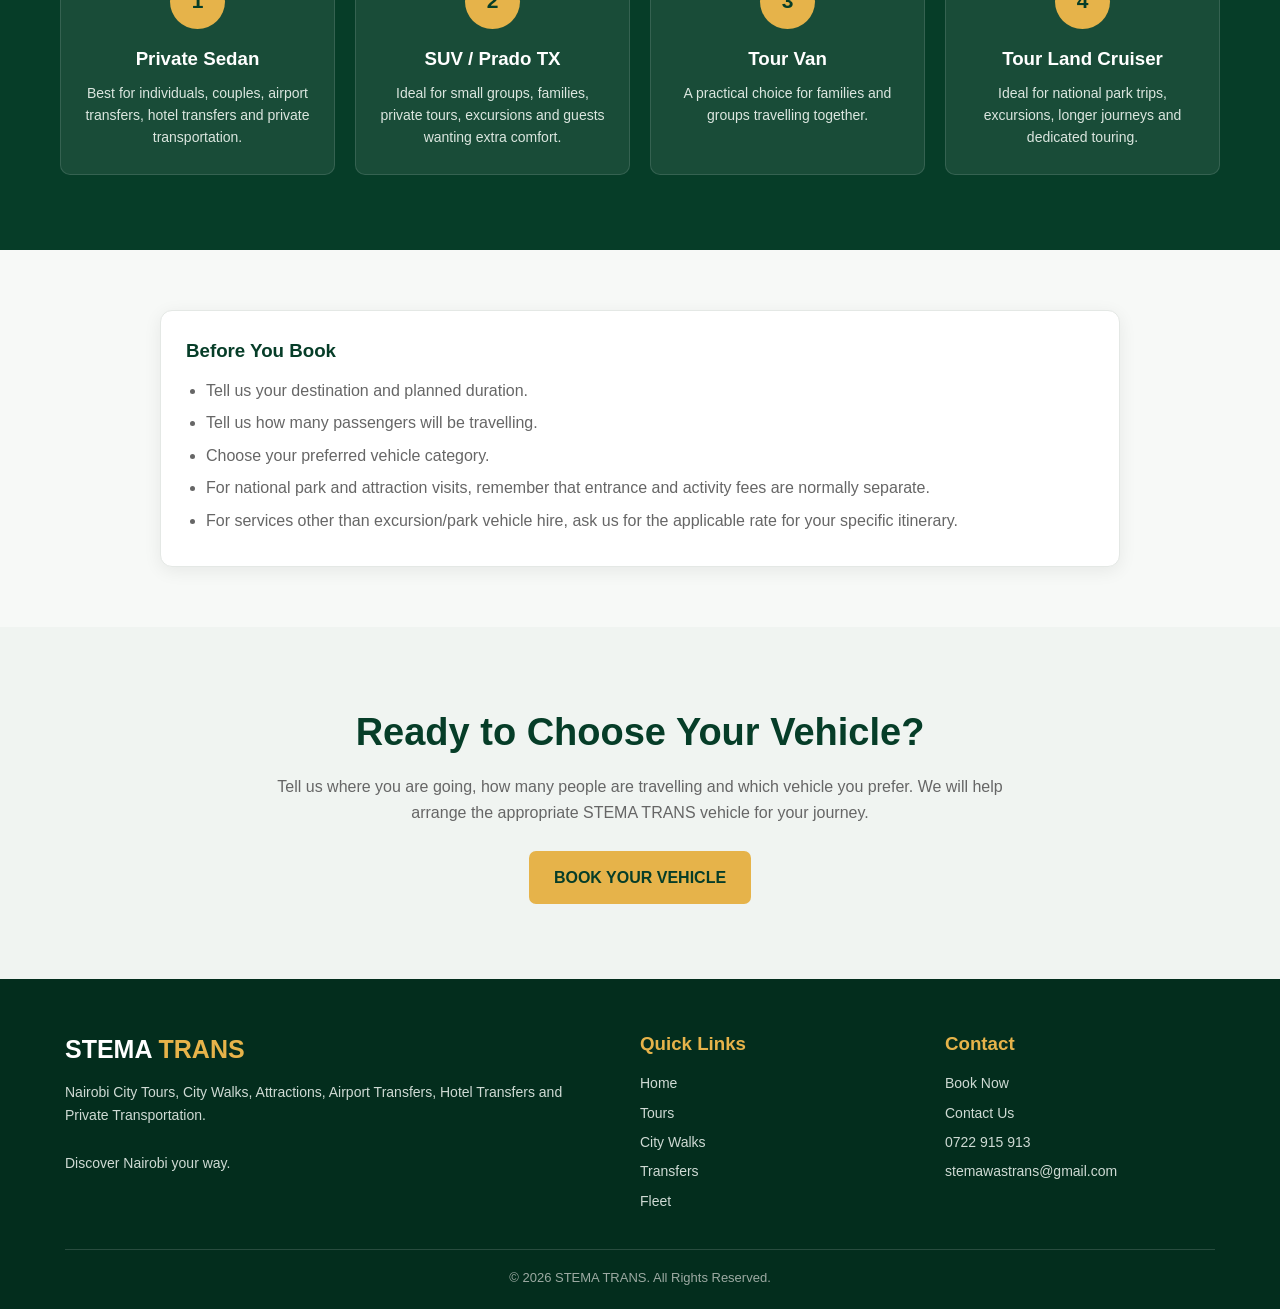
<file: fleet.html>
<!DOCTYPE html>
<html lang="en">
<head>
<meta charset="UTF-8">
<meta name="viewport" content="width=device-width, initial-scale=1.0">

<title>Fleet | STEMA TRANS Nairobi</title>

<meta name="description"
content="STEMA TRANS vehicle fleet for Nairobi city tours, transfers, excursions and national park trips.">

<style>

*{
    box-sizing:border-box;
    margin:0;
    padding:0;
}

html{
    scroll-behavior:smooth;
}

body{
    font-family:Arial,Helvetica,sans-serif;
    background:#f7f9f7;
    color:#333;
    line-height:1.6;
}

a{
    text-decoration:none;
}

img{
    display:block;
    width:100%;
}


/* =========================
   NAVIGATION
========================= */

.navbar{
    background:#063d28;
    position:sticky;
    top:0;
    z-index:1000;
    box-shadow:0 3px 15px rgba(0,0,0,.18);
}

.nav-inner{
    max-width:1200px;
    margin:auto;
    padding:16px 22px;

    display:flex;
    align-items:center;
    justify-content:space-between;
}

.logo{
    color:#fff;
    font-size:26px;
    font-weight:800;
    letter-spacing:1px;
}

.logo span{
    color:#e6b34a;
}

.nav-links{
    display:flex;
    align-items:center;
    gap:18px;
}

.nav-links a{
    color:#fff;
    font-size:14px;
    font-weight:600;
}

.nav-links a:hover{
    color:#e6b34a;
}

.book-btn{
    background:#e6b34a;
    color:#063d28 !important;
    padding:10px 17px;
    border-radius:6px;
    font-weight:800 !important;
}


/* =========================
   HERO
========================= */

.hero{

    min-height:400px;

    background:
    linear-gradient(
        rgba(0,45,28,.55),
        rgba(0,45,28,.68)
    ),
    url("images/nairobi-city.jpg")
    center/cover no-repeat;

    display:flex;
    align-items:center;
    justify-content:center;

    text-align:center;
    color:#fff;
}

.hero-content{
    max-width:800px;
    padding:70px 20px;
}

.hero-label{
    display:inline-block;

    color:#063d28;
    background:#e6b34a;

    padding:7px 15px;
    border-radius:5px;

    font-size:13px;
    font-weight:800;

    letter-spacing:1.5px;
    text-transform:uppercase;
}

.hero h1{
    font-size:50px;
    line-height:1.15;
    margin:18px 0 15px;
}

.hero h1 span{
    color:#e6b34a;
}

.hero p{
    font-size:19px;
    max-width:720px;
    margin:auto;
}


/* =========================
   MAIN
========================= */

.section{
    max-width:1250px;
    margin:auto;
    padding:75px 20px;
}

.heading{
    max-width:820px;
    margin:0 auto 45px;
    text-align:center;
}

.heading-label{
    color:#a87916;
    font-size:13px;
    font-weight:800;
    letter-spacing:2px;
    text-transform:uppercase;
}

.heading h2{
    color:#063d28;
    font-size:39px;
    margin:8px 0 12px;
}

.heading p{
    color:#666;
    font-size:16px;
}


/* =========================
   FLEET GRID
========================= */

.fleet-grid{
    display:grid;
    grid-template-columns:repeat(2,1fr);
    gap:28px;
}


/* =========================
   VEHICLE CARD
========================= */

.vehicle-card{

    background:#fff;

    border-radius:15px;

    overflow:hidden;

    box-shadow:
    0 5px 20px rgba(0,0,0,.10);

    border:1px solid #e7eae7;

    transition:.25s ease;
}

.vehicle-card:hover{

    transform:translateY(-5px);

    box-shadow:
    0 10px 28px rgba(0,0,0,.15);
}


/* =========================
   VEHICLE PHOTO
========================= */

.vehicle-photo{

    width:100%;
    height:330px;

    background:#e7ece9;

    overflow:hidden;
}

.vehicle-photo img{

    width:100%;
    height:100%;

    object-fit:cover;

    object-position:center;

    transition:.4s ease;
}

.vehicle-card:hover .vehicle-photo img{

    transform:scale(1.035);
}


/* =========================
   VEHICLE INFORMATION
========================= */

.vehicle-info{

    padding:25px;
}

.vehicle-info h3{

    color:#063d28;

    font-size:28px;

    margin-bottom:7px;
}

.vehicle-subtitle{

    color:#a87916;

    font-size:13px;

    font-weight:800;

    text-transform:uppercase;

    letter-spacing:1px;

    margin-bottom:13px;
}

.vehicle-description{

    color:#666;

    font-size:15px;

    margin-bottom:20px;
}


/* =========================
   VEHICLE DETAILS
========================= */

.vehicle-details{

    display:grid;

    grid-template-columns:1fr 1fr;

    gap:10px;

    margin-bottom:20px;
}

.detail-box{

    background:#f0f5f2;

    border-radius:7px;

    padding:12px;
}

.detail-box strong{

    display:block;

    color:#063d28;

    font-size:13px;

    margin-bottom:2px;
}

.detail-box span{

    color:#666;

    font-size:14px;
}


/* =========================
   PRICING
========================= */

.pricing-box{

    border-top:1px solid #ddd;

    padding-top:18px;

    margin-top:4px;
}

.pricing-title{

    color:#063d28;

    font-size:15px;

    font-weight:800;

    margin-bottom:10px;
}

.price-row{

    display:flex;

    justify-content:space-between;

    align-items:center;

    padding:8px 0;

    border-bottom:1px solid #edf0ed;
}

.price-row:last-child{

    border-bottom:none;
}

.price-duration{

    color:#666;

    font-size:14px;
}

.price{

    color:#a16f10;

    font-size:20px;

    font-weight:800;
}

.price-note{

    color:#777;

    font-size:12px;

    margin-top:8px;
}


/* =========================
   BOOK BUTTON
========================= */

.vehicle-actions{

    margin-top:20px;

    display:flex;

    gap:10px;

    flex-wrap:wrap;
}

.vehicle-btn{

    display:inline-block;

    background:#063d28;

    color:#fff;

    padding:11px 18px;

    border-radius:6px;

    font-size:14px;

    font-weight:800;
}

.vehicle-btn:hover{

    background:#0b583c;
}

.vehicle-btn.secondary{

    background:#e6b34a;

    color:#063d28;
}

.vehicle-btn.secondary:hover{

    background:#f1c963;
}


/* =========================
   SEDAN RATE ON REQUEST
========================= */

.rate-request{

    background:#f6f2e6;

    border-left:4px solid #e6b34a;

    padding:13px 15px;

    border-radius:5px;

    color:#665522;

    font-size:14px;
}

.rate-request strong{

    color:#063d28;
}


/* =========================
   PRICING INFORMATION
========================= */

.pricing-information{

    margin-top:40px;

    background:#eaf2ed;

    border-left:5px solid #063d28;

    border-radius:8px;

    padding:25px;
}

.pricing-information h3{

    color:#063d28;

    margin-bottom:12px;

    font-size:22px;
}

.pricing-information p{

    color:#555;

    font-size:14px;

    margin-bottom:9px;
}

.pricing-information p:last-child{

    margin-bottom:0;
}


/* =========================
   HOW TO CHOOSE
========================= */

.choose-section{

    background:#063d28;

    color:#fff;
}

.choose-inner{

    max-width:1200px;

    margin:auto;

    padding:75px 20px;
}

.choose-heading{

    text-align:center;

    max-width:780px;

    margin:0 auto 45px;
}

.choose-heading .heading-label{

    color:#e6b34a;
}

.choose-heading h2{

    font-size:38px;

    margin:8px 0 12px;
}

.choose-heading p{

    color:#dce8e1;
}

.choose-grid{

    display:grid;

    grid-template-columns:repeat(4,1fr);

    gap:20px;
}

.choose-card{

    background:rgba(255,255,255,.08);

    border:1px solid rgba(255,255,255,.12);

    border-radius:10px;

    padding:25px 18px;

    text-align:center;
}

.choose-number{

    width:55px;

    height:55px;

    border-radius:50%;

    background:#e6b34a;

    color:#063d28;

    display:flex;

    align-items:center;

    justify-content:center;

    margin:0 auto 15px;

    font-size:21px;

    font-weight:800;
}

.choose-card h3{

    margin-bottom:8px;
}

.choose-card p{

    color:#dbe6df;

    font-size:14px;
}


/* =========================
   IMPORTANT NOTE
========================= */

.note-section{

    max-width:1000px;

    margin:auto;

    padding:60px 20px;
}

.note-box{

    background:#fff;

    border-radius:12px;

    padding:25px;

    box-shadow:0 4px 18px rgba(0,0,0,.07);

    border:1px solid #e4e8e5;
}

.note-box h3{

    color:#063d28;

    margin-bottom:12px;
}

.note-box ul{

    padding-left:20px;

    color:#666;
}

.note-box li{

    margin-bottom:7px;
}


/* =========================
   CTA
========================= */

.cta{

    background:#f0f4f1;

    text-align:center;

    padding:75px 20px;
}

.cta-inner{

    max-width:750px;

    margin:auto;
}

.cta h2{

    color:#063d28;

    font-size:38px;

    margin-bottom:12px;
}

.cta p{

    color:#666;

    margin-bottom:25px;
}

.cta-button{

    display:inline-block;

    background:#e6b34a;

    color:#063d28;

    padding:14px 25px;

    border-radius:7px;

    font-weight:800;
}

.cta-button:hover{

    background:#f2ca67;
}


/* =========================
   FOOTER
========================= */

footer{

    background:#032d1d;

    color:#fff;

    padding:50px 20px 20px;
}

.footer-grid{

    max-width:1150px;

    margin:auto;

    display:grid;

    grid-template-columns:2fr 1fr 1fr;

    gap:35px;
}

.footer-logo{

    font-size:25px;

    font-weight:800;

    margin-bottom:12px;
}

.footer-logo span{

    color:#e6b34a;
}

.footer-grid h3{

    color:#e6b34a;

    margin-bottom:13px;
}

.footer-grid p,
.footer-grid li{

    color:#cfdad4;

    font-size:14px;
}

.footer-grid ul{

    list-style:none;
}

.footer-grid li{

    margin-bottom:7px;
}

.footer-grid a{

    color:#cfdad4;
}

.footer-grid a:hover{

    color:#e6b34a;
}

.copyright{

    max-width:1150px;

    margin:30px auto 0;

    padding-top:18px;

    border-top:1px solid rgba(255,255,255,.15);

    text-align:center;

    color:#9daaa3;

    font-size:13px;
}


/* =========================
   TABLET
========================= */

@media(max-width:950px){

    .nav-links{

        gap:10px;
    }

    .nav-links a{

        font-size:12px;
    }

    .choose-grid{

        grid-template-columns:repeat(2,1fr);
    }

}


/* =========================
   MOBILE
========================= */

@media(max-width:650px){

    .nav-links a:not(.book-btn){

        display:none;
    }

    .logo{

        font-size:21px;
    }

    .hero{

        min-height:350px;
    }

    .hero h1{

        font-size:37px;
    }

    .hero p{

        font-size:16px;
    }

    .section{

        padding:55px 15px;
    }

    .heading h2,
    .choose-heading h2,
    .cta h2{

        font-size:30px;
    }

    .fleet-grid{

        grid-template-columns:1fr;
    }

    .vehicle-photo{

        height:285px;
    }

    .vehicle-details{

        grid-template-columns:1fr;
    }

    .choose-grid{

        grid-template-columns:1fr;
    }

    .footer-grid{

        grid-template-columns:1fr;
    }

}

</style>
</head>


<body>


<!-- =========================
     NAVIGATION
========================= -->

<nav class="navbar">

<div class="nav-inner">

<a href="index.html" class="logo">
STEMA <span>TRANS</span>
</a>

<div class="nav-links">

<a href="index.html">Home</a>

<a href="tours.html">Tours</a>

<a href="city-walks.html">City Walks</a>

<a href="transfers.html">Transfers</a>

<a href="fleet.html">Fleet</a>

<a href="gallery.html">Gallery</a>

<a href="rates.html">Rates</a>

<a href="contact.html">Contact</a>

<a href="booking.html" class="book-btn">
BOOK NOW
</a>

</div>

</div>

</nav>



<!-- =========================
     HERO
========================= -->

<section class="hero">

<div class="hero-content">

<div class="hero-label">
STEMA TRANS FLEET
</div>

<h1>
Our <span>Vehicle Categories</span>
</h1>

<p>
Choose the right vehicle for your city tour,
airport transfer, private journey, excursion
or national park experience.
</p>

</div>

</section>



<!-- =========================
     VEHICLE SECTION
========================= -->

<section class="section">

<div class="heading">

<div class="heading-label">
OUR FLEET
</div>

<h2>
Vehicles for Every Type of Journey
</h2>

<p>
Our vehicle categories are designed to give you
options according to your group size, comfort
requirements and type of trip.
</p>

</div>



<div class="fleet-grid">


<!-- ==================================================
     PRIVATE SEDAN
================================================== -->

<div class="vehicle-card">

<div class="vehicle-photo">

<img
src="images/private-sedan.jpg"
alt="STEMA TRANS Private Sedan"
loading="lazy"
>

</div>

<div class="vehicle-info">

<h3>
Private Sedan
</h3>

<div class="vehicle-subtitle">
Comfortable private transportation
</div>

<p class="vehicle-description">
A practical and comfortable option for individuals,
couples and small groups. Suitable for airport
transfers, hotel transfers, business travel and
private Nairobi transportation.
</p>

<div class="vehicle-details">

<div class="detail-box">

<strong>
Capacity
</strong>

<span>
Up to 3 passengers
</span>

</div>

<div class="detail-box">

<strong>
Best For
</strong>

<span>
Transfers & private travel
</span>

</div>

</div>


<div class="pricing-box">

<div class="pricing-title">
Vehicle Hire Rate
</div>

<div class="rate-request">

<strong>
Rate on request
</strong>

<br>

Private sedan rates depend on the
type, duration and destination of the service.

</div>

</div>


<div class="vehicle-actions">

<a href="booking.html" class="vehicle-btn">
Book Sedan
</a>

<a href="contact.html" class="vehicle-btn secondary">
Ask for Rate
</a>

</div>

</div>

</div>



<!-- ==================================================
     SUV / PRADO TX
================================================== -->

<div class="vehicle-card">

<div class="vehicle-photo">

<img
src="images/suv-prado-tx.jpg"
alt="STEMA TRANS SUV Prado TX"
loading="lazy"
>

</div>

<div class="vehicle-info">

<h3>
SUV / Prado TX
</h3>

<div class="vehicle-subtitle">
Comfort & versatility
</div>

<p class="vehicle-description">
A comfortable SUV suitable for private tours,
small groups, families, excursions and guests
who prefer additional space and comfort.
</p>

<div class="vehicle-details">

<div class="detail-box">

<strong>
Capacity
</strong>

<span>
Up to 5 passengers
</span>

</div>

<div class="detail-box">

<strong>
Best For
</strong>

<span>
Excursions & private trips
</span>

</div>

</div>


<div class="pricing-box">

<div class="pricing-title">
Vehicle Hire — Excursions & Park Trips
</div>

<div class="price-row">

<span class="price-duration">
Half Day
</span>

<span class="price">
KES 15,000
</span>

</div>

<div class="price-row">

<span class="price-duration">
Full Day
</span>

<span class="price">
KES 20,000
</span>

</div>

<div class="price-note">
Rate is per vehicle.
</div>

</div>


<div class="vehicle-actions">

<a href="booking.html" class="vehicle-btn">
Book SUV / Prado TX
</a>

</div>

</div>

</div>



<!-- ==================================================
     TOUR VAN
================================================== -->

<div class="vehicle-card">

<div class="vehicle-photo">

<img
src="images/tour-van.jpg"
alt="STEMA TRANS Tour Van"
loading="lazy"
>

</div>

<div class="vehicle-info">

<h3>
Tour Van
</h3>

<div class="vehicle-subtitle">
Group touring & transfers
</div>

<p class="vehicle-description">
A practical and comfortable vehicle for families
and groups travelling together. Suitable for city
tours, transfers, excursions and longer journeys.
</p>

<div class="vehicle-details">

<div class="detail-box">

<strong>
Capacity
</strong>

<span>
Up to 7 passengers
</span>

</div>

<div class="detail-box">

<strong>
Best For
</strong>

<span>
Groups & excursions
</span>

</div>

</div>


<div class="pricing-box">

<div class="pricing-title">
Vehicle Hire — Excursions & Park Trips
</div>

<div class="price-row">

<span class="price-duration">
Half Day
</span>

<span class="price">
KES 18,000
</span>

</div>

<div class="price-row">

<span class="price-duration">
Full Day
</span>

<span class="price">
KES 25,000
</span>

</div>

<div class="price-note">
Rate is per vehicle.
</div>

</div>


<div class="vehicle-actions">

<a href="booking.html" class="vehicle-btn">
Book Tour Van
</a>

</div>

</div>

</div>



<!-- ==================================================
     TOUR LAND CRUISER
================================================== -->

<div class="vehicle-card">

<div class="vehicle-photo">

<img
src="images/tour-land-cruiser.jpg"
alt="STEMA TRANS Tour Land Cruiser"
loading="lazy"
>

</div>

<div class="vehicle-info">

<h3>
Tour Land Cruiser
</h3>

<div class="vehicle-subtitle">
Dedicated touring vehicle
</div>

<p class="vehicle-description">
A spacious and capable touring vehicle suitable
for excursions, national park trips, longer journeys
and guests who want a dedicated tour vehicle.
</p>

<div class="vehicle-details">

<div class="detail-box">

<strong>
Capacity
</strong>

<span>
Up to 7 passengers
</span>

</div>

<div class="detail-box">

<strong>
Best For
</strong>

<span>
Park trips & excursions
</span>

</div>

</div>


<div class="pricing-box">

<div class="pricing-title">
Vehicle Hire — Excursions & Park Trips
</div>

<div class="price-row">

<span class="price-duration">
Half Day
</span>

<span class="price">
KES 25,000
</span>

</div>

<div class="price-row">

<span class="price-duration">
Full Day
</span>

<span class="price">
KES 30,000
</span>

</div>

<div class="price-note">
Rate is per vehicle.
</div>

</div>


<div class="vehicle-actions">

<a href="booking.html" class="vehicle-btn">
Book Land Cruiser
</a>

</div>

</div>

</div>


</div>



<!-- =========================
     PRICING NOTE
========================= -->

<div class="pricing-information">

<h3>
Important Pricing Information
</h3>

<p>
<strong>
Vehicle hire rates are charged per vehicle, not per passenger.
</strong>
</p>

<p>
The SUV, Tour Van and Tour Land Cruiser rates shown above
are for the stated half-day or full-day vehicle hire for
excursions and national park trips.
</p>

<p>
National park entrance fees, attraction entrance fees,
activities, accommodation, meals and other applicable
charges are separate unless specifically stated as included
in a particular booking.
</p>

<p>
For city tours, airport transfers, hotel transfers and other
services, the applicable service rate may be different from
the excursion and park vehicle-hire rates shown here.
</p>

<p>
Please confirm the service, destination, duration and vehicle
category when making a booking so that the correct quotation
can be provided.
</p>

</div>

</section>



<!-- =========================
     CHOOSE VEHICLE
========================= -->

<section class="choose-section">

<div class="choose-inner">

<div class="choose-heading">

<div class="heading-label">
WHICH VEHICLE?
</div>

<h2>
Choose According to Your Trip
</h2>

<p>
Each vehicle category is intended for different
types of travel and group requirements.
</p>

</div>


<div class="choose-grid">


<div class="choose-card">

<div class="choose-number">
1
</div>

<h3>
Private Sedan
</h3>

<p>
Best for individuals, couples, airport transfers,
hotel transfers and private transportation.
</p>

</div>


<div class="choose-card">

<div class="choose-number">
2
</div>

<h3>
SUV / Prado TX
</h3>

<p>
Ideal for small groups, families, private tours,
excursions and guests wanting extra comfort.
</p>

</div>


<div class="choose-card">

<div class="choose-number">
3
</div>

<h3>
Tour Van
</h3>

<p>
A practical choice for families and groups
travelling together.
</p>

</div>


<div class="choose-card">

<div class="choose-number">
4
</div>

<h3>
Tour Land Cruiser
</h3>

<p>
Ideal for national park trips, excursions,
longer journeys and dedicated touring.
</p>

</div>


</div>

</div>

</section>



<!-- =========================
     NOTE
========================= -->

<section class="note-section">

<div class="note-box">

<h3>
Before You Book
</h3>

<ul>

<li>
Tell us your destination and planned duration.
</li>

<li>
Tell us how many passengers will be travelling.
</li>

<li>
Choose your preferred vehicle category.
</li>

<li>
For national park and attraction visits, remember
that entrance and activity fees are normally separate.
</li>

<li>
For services other than excursion/park vehicle hire,
ask us for the applicable rate for your specific itinerary.
</li>

</ul>

</div>

</section>



<!-- =========================
     CTA
========================= -->

<section class="cta">

<div class="cta-inner">

<h2>
Ready to Choose Your Vehicle?
</h2>

<p>
Tell us where you are going, how many people are travelling
and which vehicle you prefer. We will help arrange the
appropriate STEMA TRANS vehicle for your journey.
</p>

<a href="booking.html" class="cta-button">
BOOK YOUR VEHICLE
</a>

</div>

</section>



<!-- =========================
     FOOTER
========================= -->

<footer>

<div class="footer-grid">


<div>

<div class="footer-logo">
STEMA <span>TRANS</span>
</div>

<p>
Nairobi City Tours, City Walks, Attractions,
Airport Transfers, Hotel Transfers and
Private Transportation.
</p>

<br>

<p>
Discover Nairobi your way.
</p>

</div>


<div>

<h3>
Quick Links
</h3>

<ul>

<li>
<a href="index.html">Home</a>
</li>

<li>
<a href="tours.html">Tours</a>
</li>

<li>
<a href="city-walks.html">City Walks</a>
</li>

<li>
<a href="transfers.html">Transfers</a>
</li>

<li>
<a href="fleet.html">Fleet</a>
</li>

</ul>

</div>


<div>

<h3>
Contact
</h3>

<ul>

<li>
<a href="booking.html">Book Now</a>
</li>

<li>
<a href="contact.html">Contact Us</a>
</li>

<li>
0722 915 913
</li>

<li>
stemawastrans@gmail.com
</li>

</ul>

</div>


</div>


<div class="copyright">

© 2026 STEMA TRANS. All Rights Reserved.

</div>

</footer>


</body>
</html>
</file>
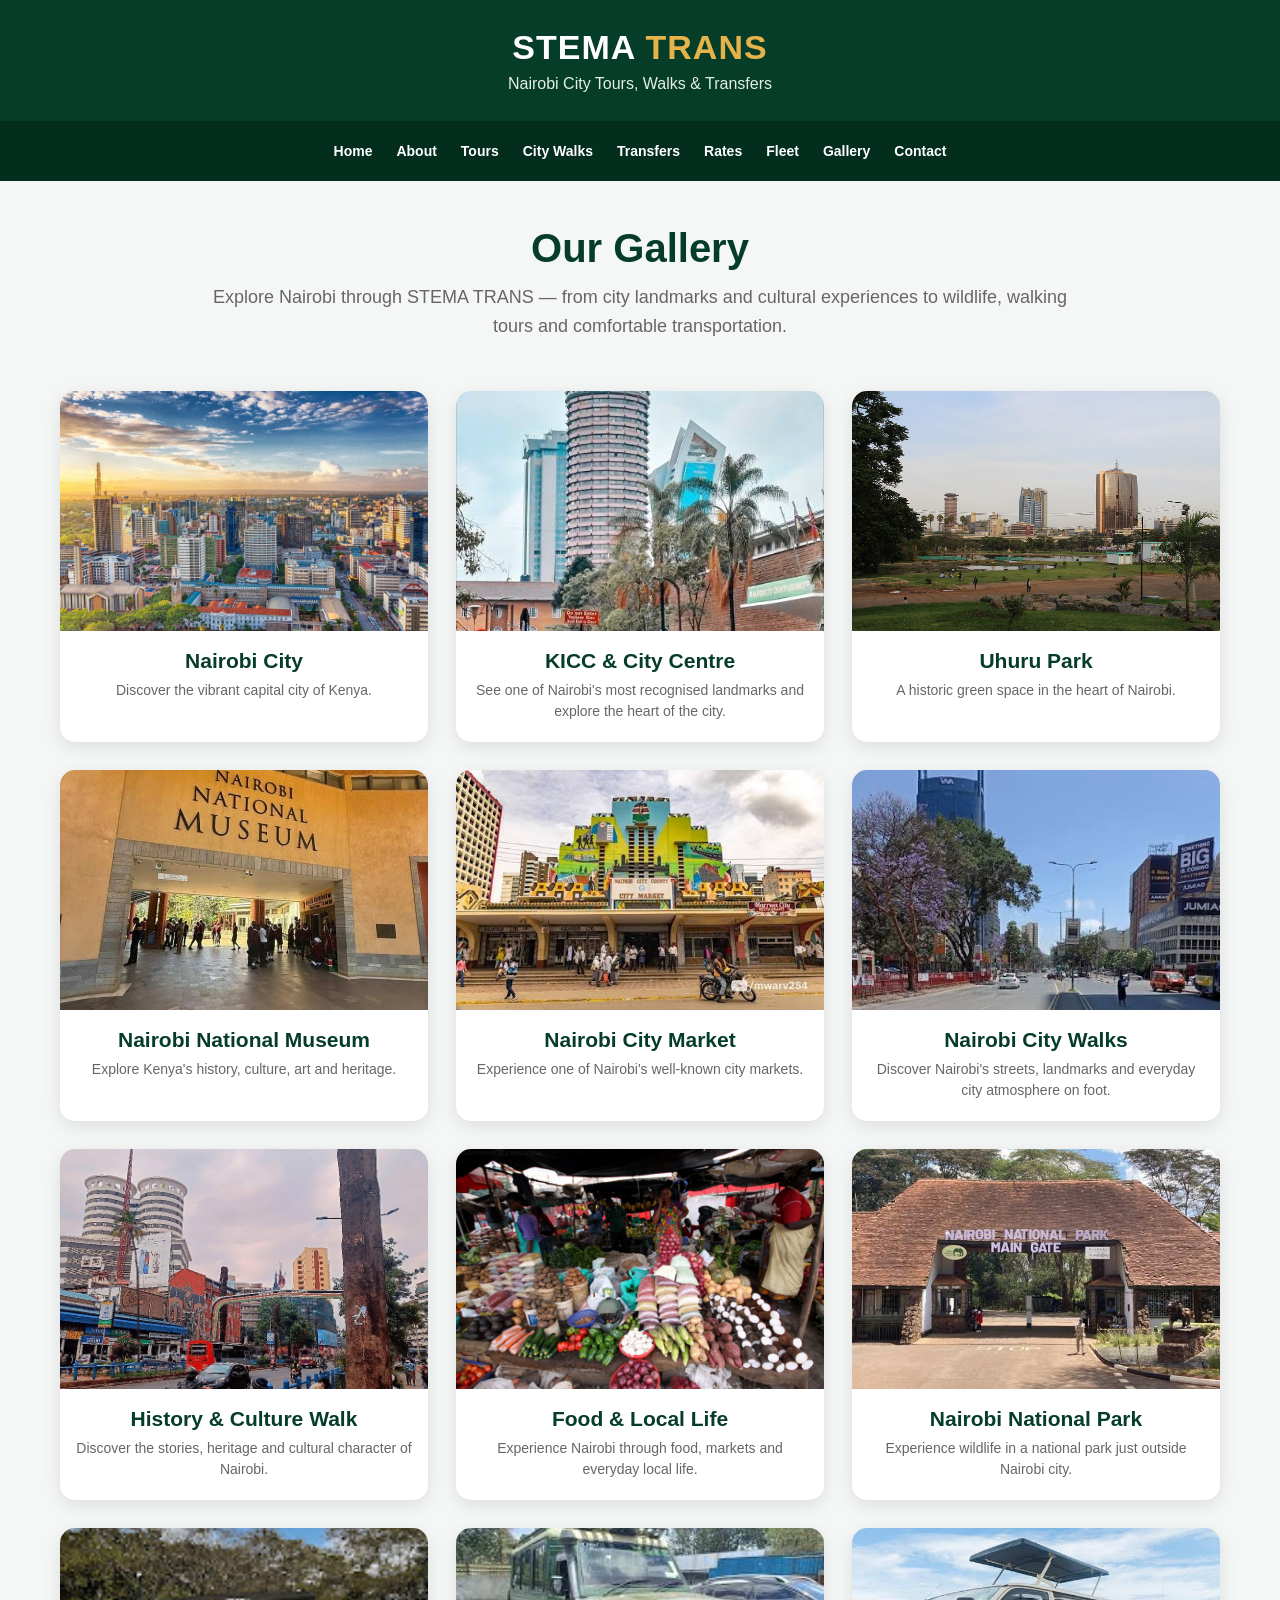
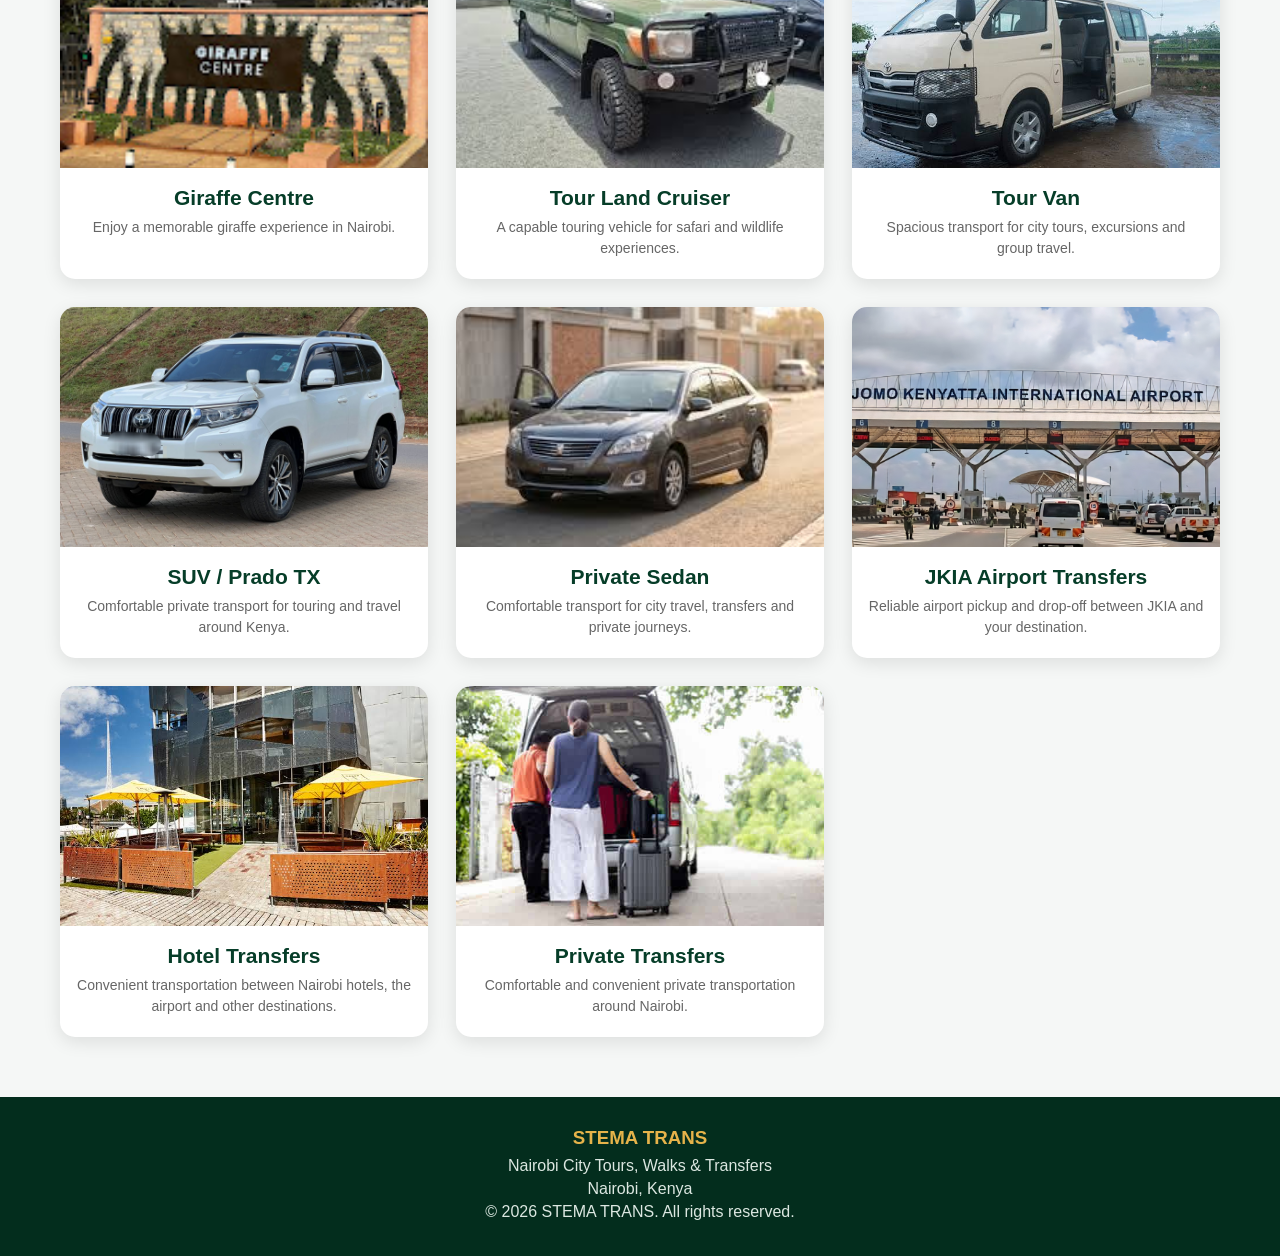
<file: gallery.html>
<!DOCTYPE html>
<html lang="en">
<head>
<meta charset="UTF-8">
<meta name="viewport" content="width=device-width, initial-scale=1.0">

<title>Gallery | STEMA TRANS</title>

<style>
* {
    box-sizing: border-box;
}

html {
    scroll-behavior: smooth;
}

body {
    margin: 0;
    font-family: Arial, Helvetica, sans-serif;
    background: #f5f7f6;
    color: #222;
}

/* HEADER */

header {
    background: #063d28;
    color: white;
    text-align: center;
    padding: 28px 15px;
}

header h1 {
    margin: 0;
    font-size: 34px;
    letter-spacing: 1px;
}

header h1 span {
    color: #e6b34a;
}

header p {
    margin: 8px 0 0;
    font-size: 16px;
    color: #e4eee9;
}

/* NAVIGATION */

nav {
    background: #032d1d;
    display: flex;
    justify-content: center;
    align-items: center;
    flex-wrap: wrap;
    padding: 12px 8px;
}

nav a {
    color: white;
    text-decoration: none;
    font-weight: bold;
    padding: 8px 10px;
    margin: 2px;
    border-radius: 6px;
    font-size: 14px;
}

nav a:hover {
    background: #e6b34a;
    color: #032d1d;
}

/* INTRO */

.intro {
    max-width: 900px;
    margin: 45px auto 25px;
    padding: 0 20px;
    text-align: center;
}

.intro h2 {
    margin: 0 0 12px;
    color: #063d28;
    font-size: 40px;
}

.intro p {
    margin: 0;
    color: #666;
    font-size: 18px;
    line-height: 1.6;
}

/* GALLERY */

.gallery {
    max-width: 1200px;
    margin: 0 auto;
    padding: 25px 20px 60px;

    display: grid;
    grid-template-columns: repeat(3, 1fr);
    gap: 28px;
}

/* CARD */

.gallery-card {
    background: white;
    border-radius: 15px;
    overflow: hidden;
    box-shadow: 0 5px 18px rgba(0, 0, 0, 0.10);
    transition: transform 0.25s ease, box-shadow 0.25s ease;
}

.gallery-card:hover {
    transform: translateY(-5px);
    box-shadow: 0 10px 25px rgba(0, 0, 0, 0.16);
}

/* IMAGE */

.gallery-card img {
    width: 100%;
    height: 240px;
    object-fit: cover;
    display: block;
}

/* CAPTION */

.caption {
    padding: 18px 16px 20px;
    text-align: center;
}

.caption h3 {
    margin: 0 0 7px;
    color: #063d28;
    font-size: 21px;
}

.caption p {
    margin: 0;
    color: #666;
    font-size: 14px;
    line-height: 1.5;
}

/* FOOTER */

footer {
    background: #032d1d;
    color: white;
    text-align: center;
    padding: 30px 15px;
}

footer h3 {
    margin: 0 0 8px;
    color: #e6b34a;
}

footer p {
    margin: 5px 0;
    color: #dce7e1;
}

/* TABLET */

@media (max-width: 900px) {

    .gallery {
        grid-template-columns: repeat(2, 1fr);
    }

}

/* PHONE */

@media (max-width: 600px) {

    header h1 {
        font-size: 28px;
    }

    nav {
        padding: 10px 5px;
    }

    nav a {
        font-size: 13px;
        padding: 7px 8px;
    }

    .intro {
        margin-top: 35px;
    }

    .intro h2 {
        font-size: 31px;
    }

    .intro p {
        font-size: 16px;
    }

    .gallery {
        grid-template-columns: 1fr;
        padding: 20px 15px 45px;
        gap: 22px;
    }

    .gallery-card img {
        height: 245px;
    }

}
</style>
</head>

<body>


<!-- HEADER -->

<header>

    <h1>
        STEMA <span>TRANS</span>
    </h1>

    <p>
        Nairobi City Tours, Walks & Transfers
    </p>

</header>


<!-- NAVIGATION -->

<nav>

    <a href="index.html">Home</a>
    <a href="about.html">About</a>
    <a href="tours.html">Tours</a>
    <a href="city-walks.html">City Walks</a>
    <a href="transfers.html">Transfers</a>
    <a href="rates.html">Rates</a>
    <a href="fleet.html">Fleet</a>
    <a href="gallery.html">Gallery</a>
    <a href="contact.html">Contact</a>

</nav>


<!-- INTRO -->

<section class="intro">

    <h2>Our Gallery</h2>

    <p>
        Explore Nairobi through STEMA TRANS — from city landmarks
        and cultural experiences to wildlife, walking tours and
        comfortable transportation.
    </p>

</section>


<!-- GALLERY -->

<section class="gallery">


    <!-- 1. NAIROBI CITY -->

    <div class="gallery-card">

        <img
            src="images/nairobi-city.jpg"
            alt="Nairobi city"
            loading="lazy"
        >

        <div class="caption">

            <h3>Nairobi City</h3>

            <p>
                Discover the vibrant capital city of Kenya.
            </p>

        </div>

    </div>


    <!-- 2. KICC -->

    <div class="gallery-card">

        <img
            src="images/kicc-city-centre.jpeg"
            alt="KICC and Nairobi city centre"
            loading="lazy"
        >

        <div class="caption">

            <h3>KICC & City Centre</h3>

            <p>
                See one of Nairobi's most recognised landmarks
                and explore the heart of the city.
            </p>

        </div>

    </div>


    <!-- 3. UHURU PARK -->

    <div class="gallery-card">

        <img
            src="images/uhuru-park.jpg"
            alt="Uhuru Park Nairobi"
            loading="lazy"
        >

        <div class="caption">

            <h3>Uhuru Park</h3>

            <p>
                A historic green space in the heart of Nairobi.
            </p>

        </div>

    </div>


    <!-- 4. NATIONAL MUSEUM -->

    <div class="gallery-card">

        <img
            src="images/nairobi-national-museum.jpg"
            alt="Nairobi National Museum"
            loading="lazy"
        >

        <div class="caption">

            <h3>Nairobi National Museum</h3>

            <p>
                Explore Kenya's history, culture, art and heritage.
            </p>

        </div>

    </div>


    <!-- 5. CITY MARKET -->

    <div class="gallery-card">

        <img
            src="images/nairobi-city-market.jpeg"
            alt="Nairobi City Market"
            loading="lazy"
        >

        <div class="caption">

            <h3>Nairobi City Market</h3>

            <p>
                Experience one of Nairobi's well-known city markets.
            </p>

        </div>

    </div>


    <!-- 6. CITY WALK -->

    <div class="gallery-card">

        <img
            src="images/nairobi-city-walk.jpeg"
            alt="Nairobi city walking experience"
            loading="lazy"
        >

        <div class="caption">

            <h3>Nairobi City Walks</h3>

            <p>
                Discover Nairobi's streets, landmarks and everyday
                city atmosphere on foot.
            </p>

        </div>

    </div>


    <!-- 7. HISTORY & CULTURE -->

    <div class="gallery-card">

        <img
            src="images/nairobi-culture-walk.jpg"
            alt="Nairobi history and culture walk"
            loading="lazy"
        >

        <div class="caption">

            <h3>History & Culture Walk</h3>

            <p>
                Discover the stories, heritage and cultural character
                of Nairobi.
            </p>

        </div>

    </div>


    <!-- 8. FOOD & LOCAL LIFE -->

    <div class="gallery-card">

        <img
            src="images/food-local-life.jpg"
            alt="Kenyan food and local life"
            loading="lazy"
        >

        <div class="caption">

            <h3>Food & Local Life</h3>

            <p>
                Experience Nairobi through food, markets and
                everyday local life.
            </p>

        </div>

    </div>


    <!-- 9. NAIROBI NATIONAL PARK -->

    <div class="gallery-card">

        <img
            src="images/nairobi-national-park.jpeg"
            alt="Nairobi National Park"
            loading="lazy"
        >

        <div class="caption">

            <h3>Nairobi National Park</h3>

            <p>
                Experience wildlife in a national park just outside
                Nairobi city.
            </p>

        </div>

    </div>


    <!-- 10. GIRAFFE CENTRE -->

    <div class="gallery-card">

        <img
            src="images/giraffe-center.jpg"
            alt="Giraffe Centre Nairobi"
            loading="lazy"
        >

        <div class="caption">

            <h3>Giraffe Centre</h3>

            <p>
                Enjoy a memorable giraffe experience in Nairobi.
            </p>

        </div>

    </div>


    <!-- 11. TOUR LAND CRUISER -->

    <div class="gallery-card">

        <img
            src="images/tour-land-cruiser.jpg"
            alt="Tour Land Cruiser"
            loading="lazy"
        >

        <div class="caption">

            <h3>Tour Land Cruiser</h3>

            <p>
                A capable touring vehicle for safari and
                wildlife experiences.
            </p>

        </div>

    </div>


    <!-- 12. TOUR VAN -->

    <div class="gallery-card">

        <img
            src="images/tour-van.jpg"
            alt="Tour van"
            loading="lazy"
        >

        <div class="caption">

            <h3>Tour Van</h3>

            <p>
                Spacious transport for city tours, excursions
                and group travel.
            </p>

        </div>

    </div>


    <!-- 13. SUV / PRADO TX -->

    <div class="gallery-card">

        <img
            src="images/suv-prado-tx.jpg"
            alt="SUV Prado TX"
            loading="lazy"
        >

        <div class="caption">

            <h3>SUV / Prado TX</h3>

            <p>
                Comfortable private transport for touring
                and travel around Kenya.
            </p>

        </div>

    </div>


    <!-- 14. PRIVATE SEDAN -->

    <div class="gallery-card">

        <img
            src="images/private-sedan.jpg"
            alt="Private sedan"
            loading="lazy"
        >

        <div class="caption">

            <h3>Private Sedan</h3>

            <p>
                Comfortable transport for city travel,
                transfers and private journeys.
            </p>

        </div>

    </div>


    <!-- 15. JKIA -->

    <div class="gallery-card">

        <img
            src="images/jkia-airport.jpeg"
            alt="Jomo Kenyatta International Airport"
            loading="lazy"
        >

        <div class="caption">

            <h3>JKIA Airport Transfers</h3>

            <p>
                Reliable airport pickup and drop-off
                between JKIA and your destination.
            </p>

        </div>

    </div>


    <!-- 16. HOTEL TRANSFERS -->

    <div class="gallery-card">

        <img
            src="images/hotel-transfers.jpg"
            alt="Nairobi hotel"
            loading="lazy"
        >

        <div class="caption">

            <h3>Hotel Transfers</h3>

            <p>
                Convenient transportation between Nairobi hotels,
                the airport and other destinations.
            </p>

        </div>

    </div>


    <!-- 17. PRIVATE TRANSFERS -->

    <div class="gallery-card">

        <img
            src="images/private-transfers.jpeg"
            alt="Private transfer service"
            loading="lazy"
        >

        <div class="caption">

            <h3>Private Transfers</h3>

            <p>
                Comfortable and convenient private transportation
                around Nairobi.
            </p>

        </div>

    </div>


</section>


<!-- FOOTER -->

<footer>

    <h3>STEMA TRANS</h3>

    <p>
        Nairobi City Tours, Walks & Transfers
    </p>

    <p>
        Nairobi, Kenya
    </p>

    <p>
        © 2026 STEMA TRANS. All rights reserved.
    </p>

</footer>


</body>
</html>
</file>
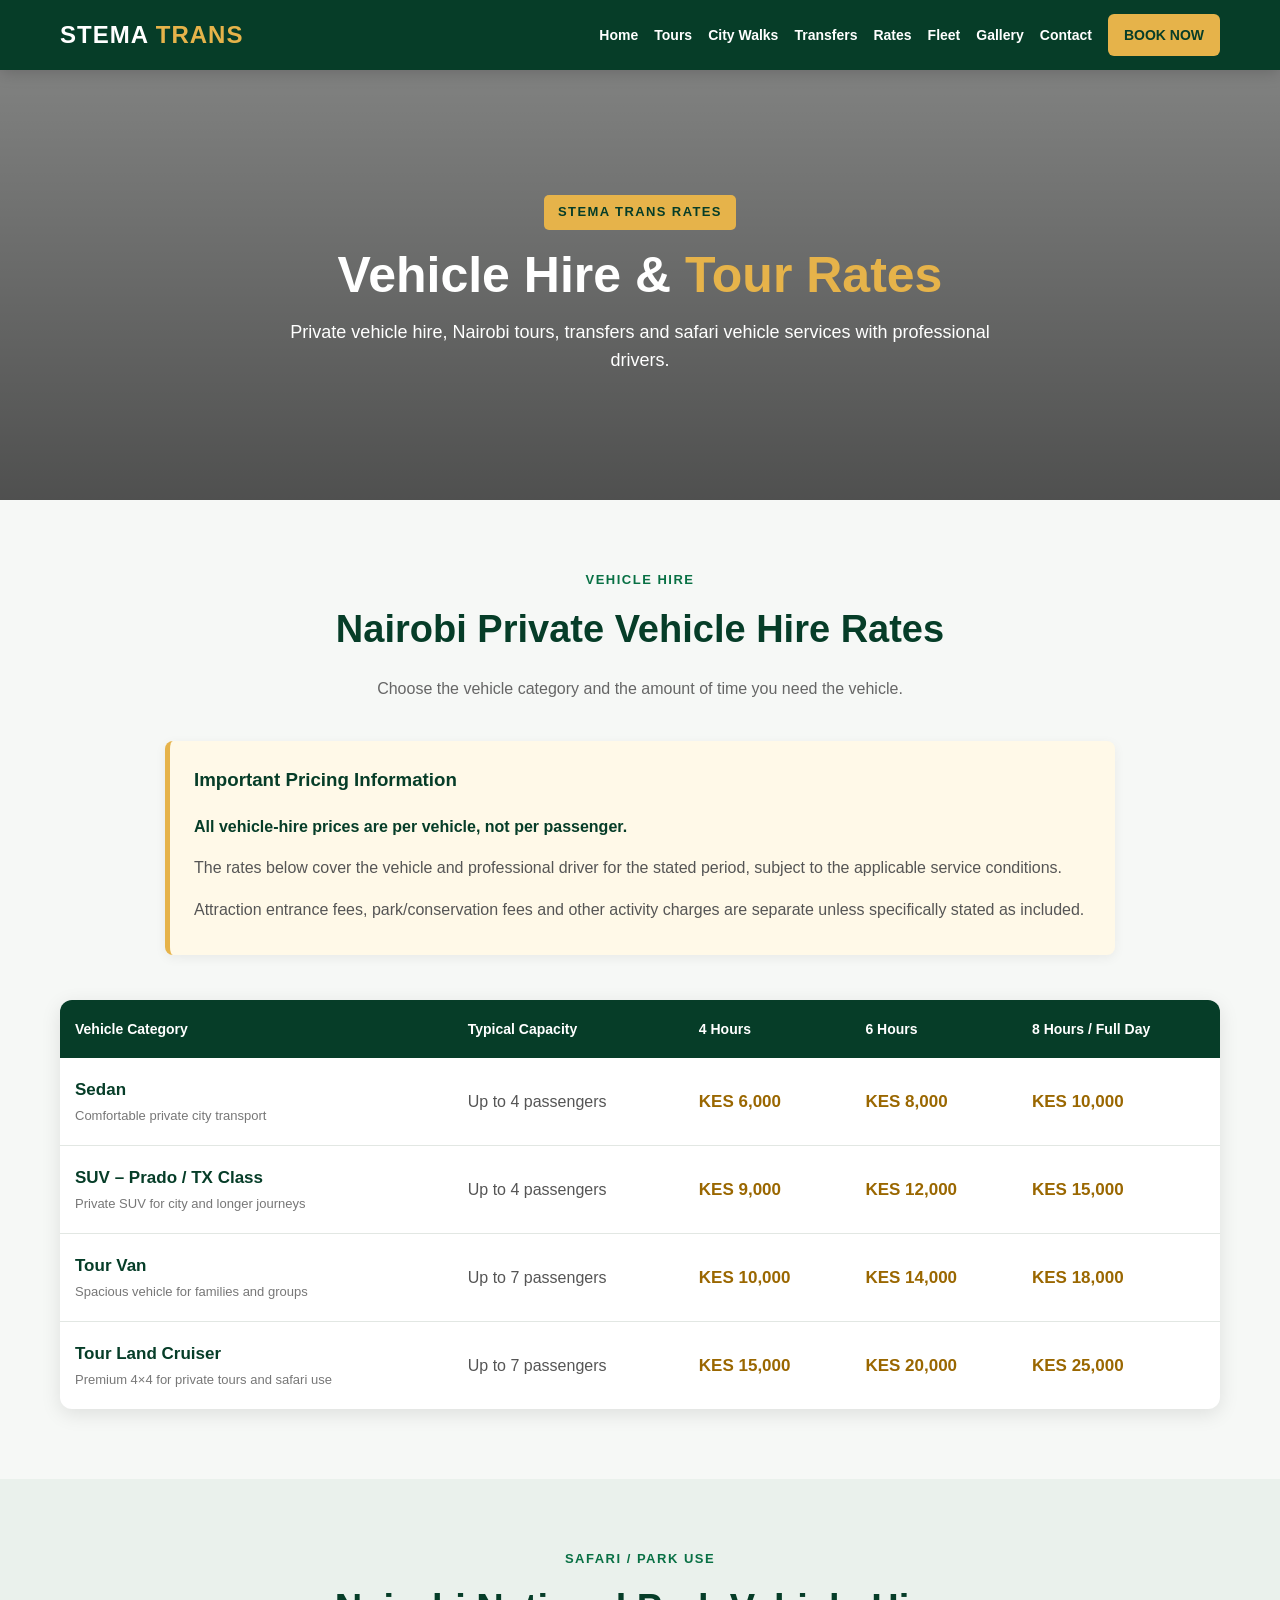
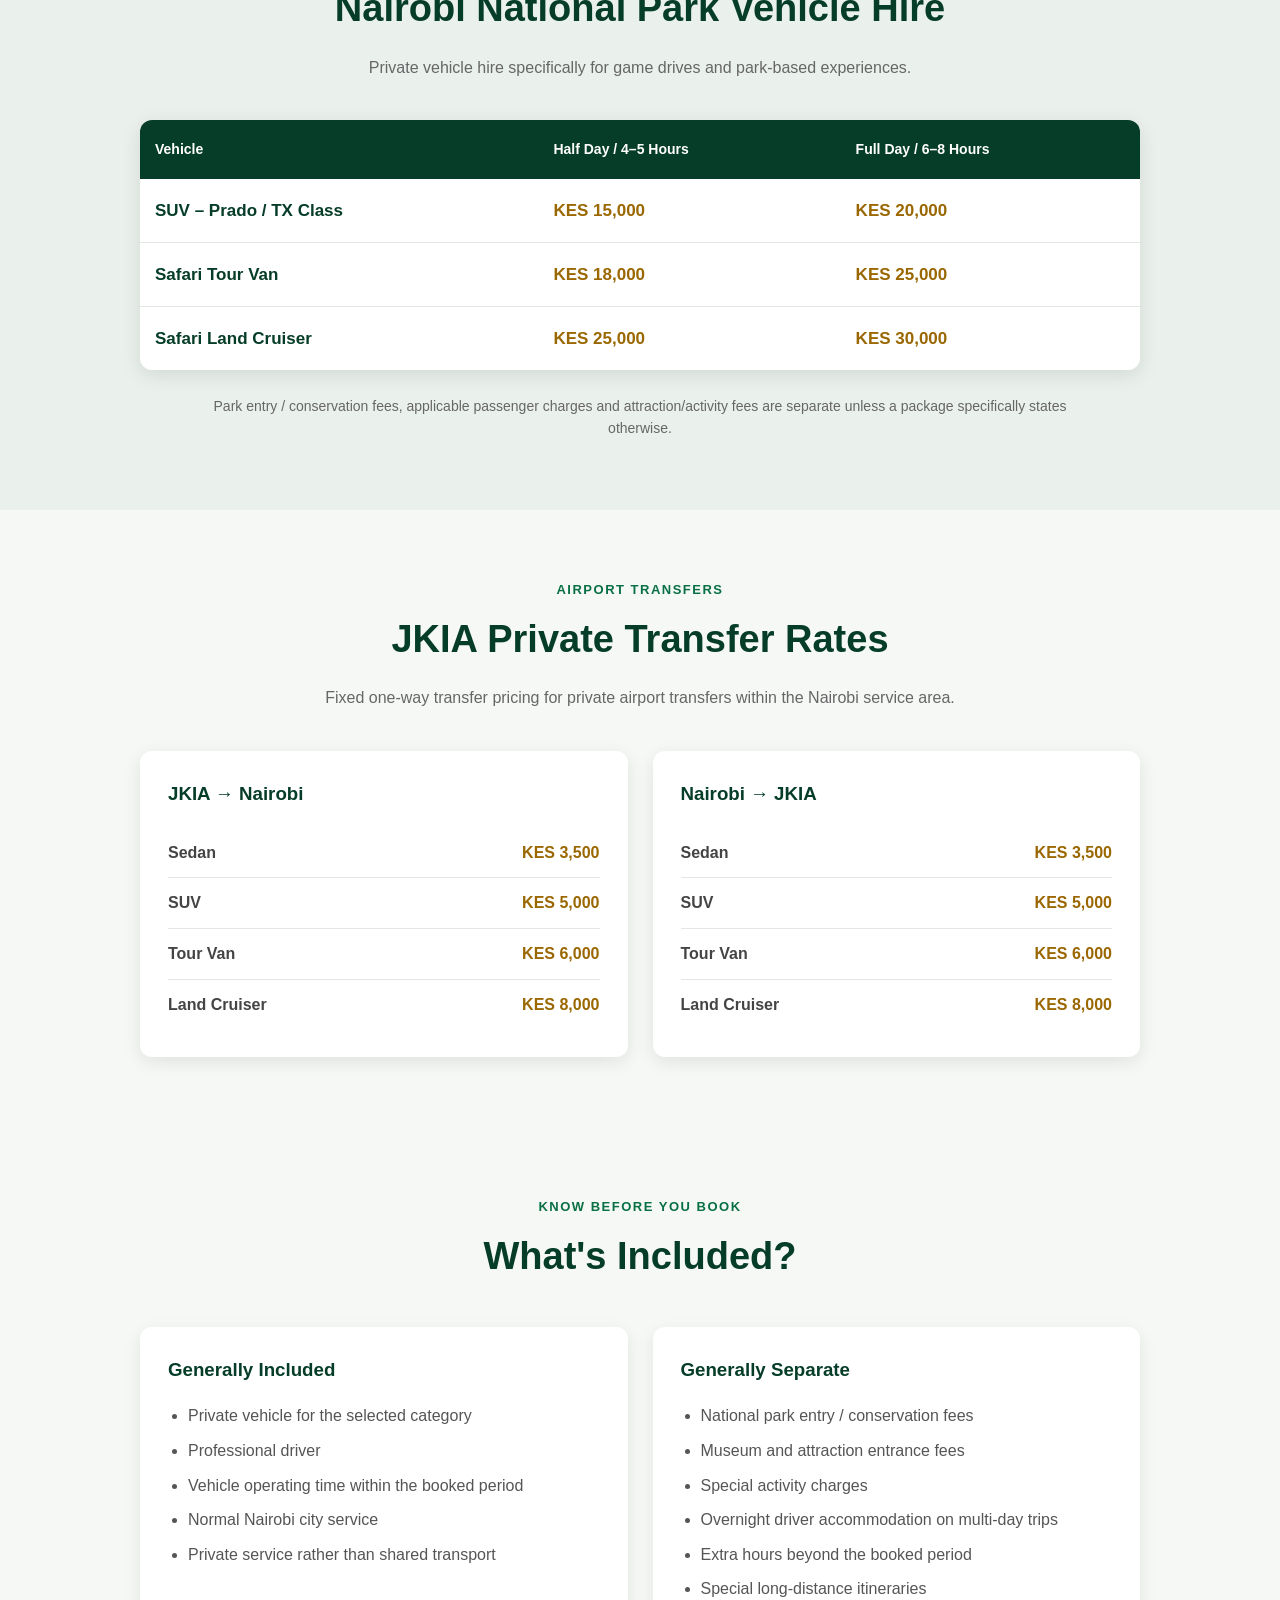
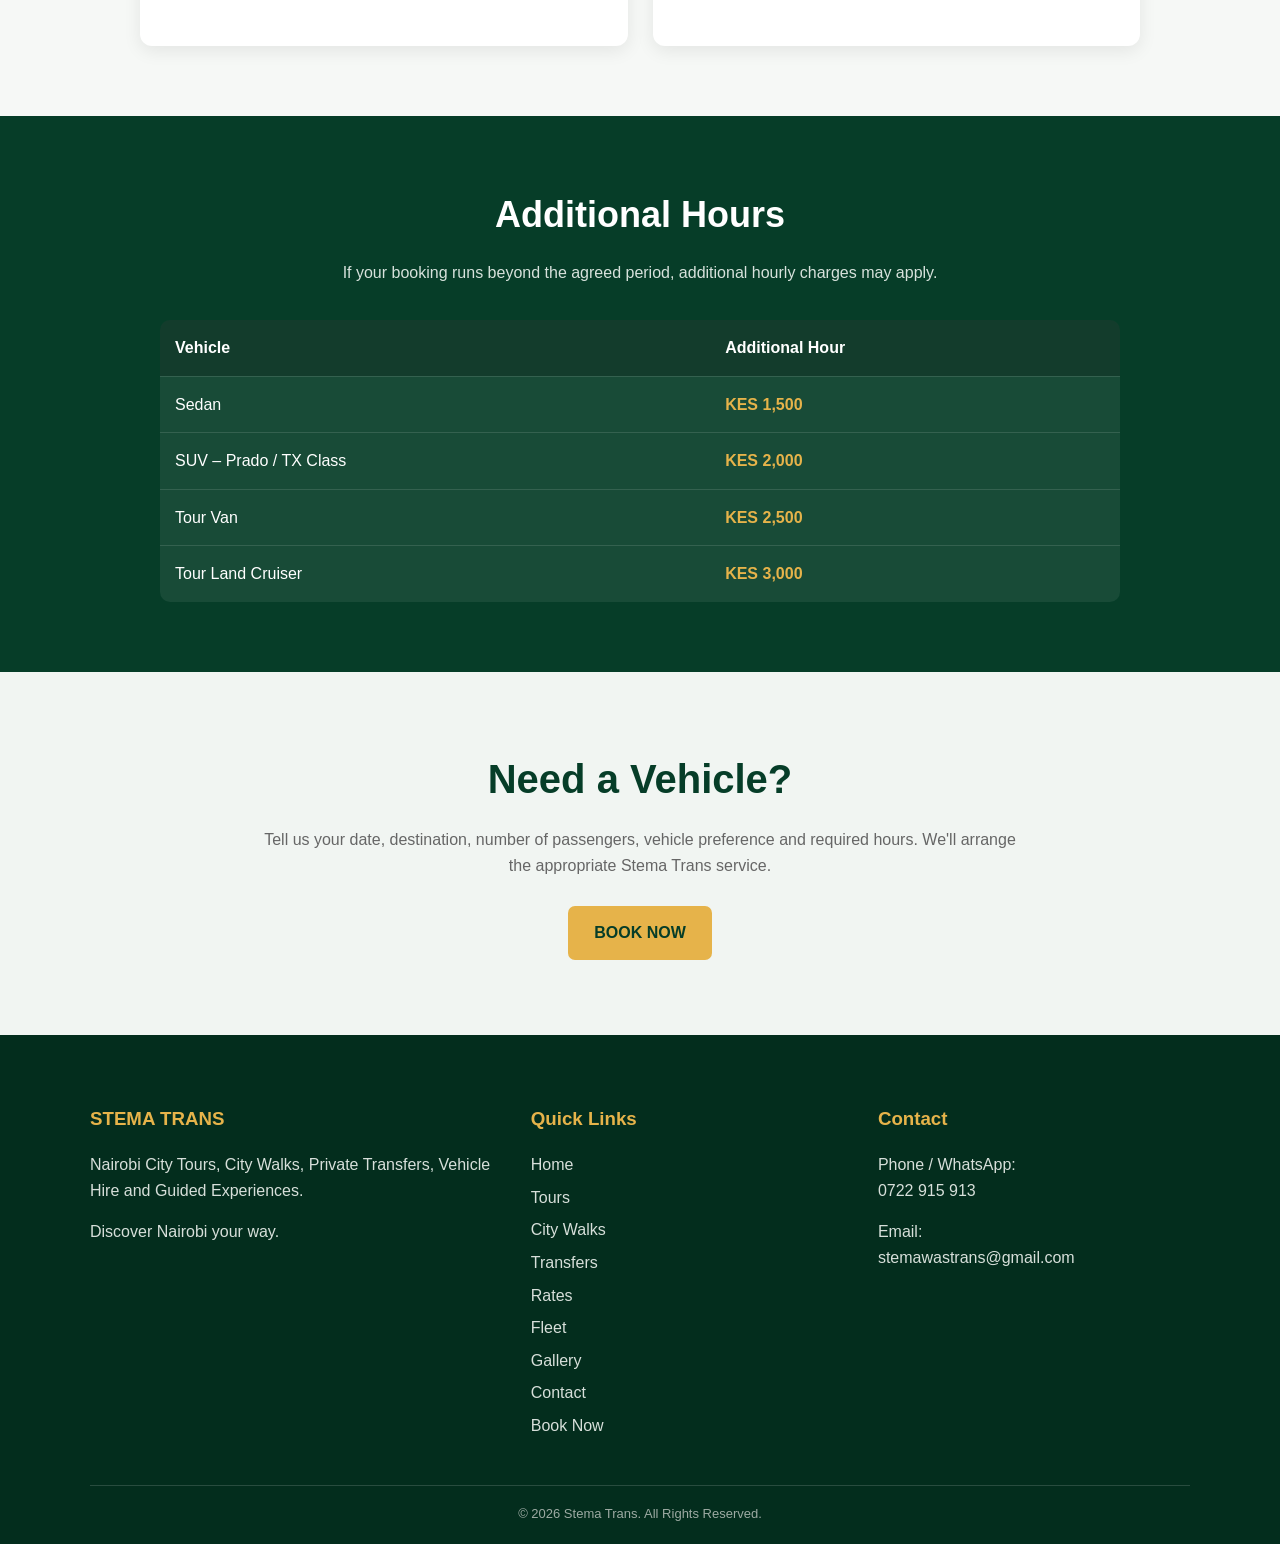
<file: rates.html>
<!DOCTYPE html>
<html lang="en">
<head>
<meta charset="UTF-8">
<meta name="viewport" content="width=device-width, initial-scale=1.0">

<title>Vehicle Hire & Tour Rates | Stema Trans</title>

<meta name="description"
content="Stema Trans Nairobi vehicle hire, private transfers, city tours and safari vehicle rates. Sedan, SUV, Tour Van and Tour Land Cruiser hire.">

<style>

*{
    box-sizing:border-box;
}

html{
    scroll-behavior:smooth;
}

body{
    margin:0;
    font-family:Arial,Helvetica,sans-serif;
    background:#f6f8f6;
    color:#222;
    line-height:1.6;
}

a{
    text-decoration:none;
}


/* =========================
   NAVIGATION
========================= */

.navbar{
    position:sticky;
    top:0;
    z-index:1000;
    background:#063d28;
    box-shadow:0 3px 15px rgba(0,0,0,.18);
}

.nav-inner{
    max-width:1200px;
    min-height:70px;
    margin:auto;
    padding:0 20px;

    display:flex;
    align-items:center;
    justify-content:space-between;
}

.logo{
    color:#fff;
    font-size:24px;
    font-weight:800;
    letter-spacing:1px;
}

.logo span{
    color:#e6b34a;
}

.nav-links{
    display:flex;
    align-items:center;
    gap:16px;
}

.nav-links a{
    color:#fff;
    font-size:14px;
    font-weight:bold;
}

.nav-links a:hover{
    color:#e6b34a;
}

.book{
    background:#e6b34a;
    color:#063d28 !important;
    padding:10px 16px;
    border-radius:6px;
}


/* =========================
   HERO
========================= */

.hero{
    min-height:430px;

    background:
    linear-gradient(
        rgba(0,0,0,.48),
        rgba(0,0,0,.68)
    ),
    url("https://commons.wikimedia.org/wiki/Special:Redirect/file/Side_view_of_KICC_building_2025.jpg")
    center/cover no-repeat;

    display:flex;
    align-items:center;
    justify-content:center;

    text-align:center;
    color:#fff;
}

.hero-content{
    max-width:850px;
    padding:70px 20px;
}

.badge{
    display:inline-block;

    background:#e6b34a;
    color:#063d28;

    padding:7px 14px;
    border-radius:5px;

    font-size:13px;
    font-weight:bold;

    text-transform:uppercase;
    letter-spacing:1.4px;
}

.hero h1{
    font-size:50px;
    line-height:1.1;
    margin:18px 0 15px;
}

.hero h1 span{
    color:#e6b34a;
}

.hero p{
    max-width:760px;
    margin:auto;
    font-size:18px;
}


/* =========================
   GENERAL
========================= */

.section{
    max-width:1200px;
    margin:auto;
    padding:70px 20px;
}

.heading{
    max-width:820px;
    margin:0 auto 40px;
    text-align:center;
}

.kicker{
    color:#087044;
    font-size:13px;
    font-weight:bold;
    text-transform:uppercase;
    letter-spacing:1.5px;
}

.heading h2{
    color:#063d28;
    font-size:38px;
    margin:8px 0 12px;
}

.heading p{
    color:#666;
}


/* =========================
   IMPORTANT NOTICE
========================= */

.notice{
    max-width:950px;
    margin:0 auto 45px;

    background:#fff9e8;

    border-left:5px solid #e6b34a;

    padding:24px;

    border-radius:8px;

    box-shadow:0 3px 12px rgba(0,0,0,.06);
}

.notice h3{
    margin-top:0;
    color:#063d28;
}

.notice p{
    margin-bottom:8px;
    color:#555;
}

.notice strong{
    color:#063d28;
}


/* =========================
   VEHICLE RATE TABLE
========================= */

.table-wrapper{
    overflow-x:auto;

    background:#fff;

    border-radius:12px;

    box-shadow:0 5px 20px rgba(0,0,0,.10);
}

.rate-table{
    width:100%;
    border-collapse:collapse;
    min-width:760px;
}

.rate-table th{
    background:#063d28;
    color:#fff;

    padding:18px 15px;

    text-align:left;

    font-size:14px;
}

.rate-table td{
    padding:18px 15px;

    border-bottom:1px solid #e2e7e3;

    vertical-align:middle;
}

.rate-table tr:last-child td{
    border-bottom:none;
}

.rate-table tbody tr:hover{
    background:#f4f8f5;
}

.vehicle-name{
    color:#063d28;
    font-weight:bold;
    font-size:17px;
}

.vehicle-description{
    color:#777;
    font-size:13px;
    margin-top:3px;
}

.price{
    color:#9a6700;
    font-weight:bold;
    font-size:17px;
}

.capacity{
    color:#555;
}


/* =========================
   SAFARI RATES
========================= */

.safari-section{
    background:#eaf1ec;
}

.safari-table{
    max-width:1000px;
    margin:auto;
}

.safari-note{
    max-width:900px;
    margin:25px auto 0;

    color:#666;

    text-align:center;

    font-size:14px;
}


/* =========================
   AIRPORT RATES
========================= */

.airport-box{
    display:grid;

    grid-template-columns:1fr 1fr;

    gap:25px;

    max-width:1000px;

    margin:auto;
}

.transfer-card{
    background:#fff;

    border-radius:12px;

    padding:28px;

    box-shadow:0 5px 18px rgba(0,0,0,.09);
}

.transfer-card h3{
    color:#063d28;
    margin-top:0;
}

.transfer-price{
    display:flex;
    justify-content:space-between;

    padding:12px 0;

    border-bottom:1px solid #e2e7e3;
}

.transfer-price:last-child{
    border-bottom:none;
}

.transfer-price span:first-child{
    font-weight:bold;
    color:#444;
}

.transfer-price span:last-child{
    color:#9a6700;
    font-weight:bold;
}


/* =========================
   INCLUDED / EXCLUDED
========================= */

.info-grid{
    display:grid;

    grid-template-columns:1fr 1fr;

    gap:25px;

    max-width:1000px;

    margin:auto;
}

.info-card{
    background:#fff;

    border-radius:12px;

    padding:28px;

    box-shadow:0 5px 18px rgba(0,0,0,.08);
}

.info-card h3{
    color:#063d28;
    margin-top:0;
}

.info-card ul{
    padding-left:20px;
}

.info-card li{
    margin:9px 0;
    color:#555;
}


/* =========================
   OVERTIME
========================= */

.overtime{
    background:#063d28;
    color:#fff;
}

.overtime-inner{
    max-width:1000px;
    margin:auto;
    padding:70px 20px;
}

.overtime-heading{
    text-align:center;
    margin-bottom:35px;
}

.overtime-heading h2{
    font-size:36px;
    margin:0 0 10px;
}

.overtime-heading p{
    color:#d7e2dc;
}

.overtime-table{
    width:100%;
    border-collapse:collapse;

    background:rgba(255,255,255,.07);

    border-radius:10px;

    overflow:hidden;
}

.overtime-table th{
    background:rgba(0,0,0,.20);
    padding:15px;
    text-align:left;
}

.overtime-table td{
    padding:15px;
    border-top:1px solid rgba(255,255,255,.12);
}

.overtime-table td:last-child{
    color:#e6b34a;
    font-weight:bold;
}


/* =========================
   BOOKING CTA
========================= */

.cta{
    text-align:center;

    padding:75px 20px;

    background:#f1f5f2;
}

.cta-content{
    max-width:760px;
    margin:auto;
}

.cta h2{
    color:#063d28;
    font-size:40px;
    margin:0 0 12px;
}

.cta p{
    color:#666;
    margin-bottom:28px;
}

.cta-button{
    display:inline-block;

    background:#e6b34a;
    color:#063d28;

    padding:14px 26px;

    border-radius:7px;

    font-weight:bold;
}


/* =========================
   FOOTER
========================= */

footer{
    background:#032d1d;

    color:#fff;

    padding:50px 20px 20px;
}

.footer-grid{
    max-width:1100px;

    margin:auto;

    display:grid;

    grid-template-columns:1.3fr 1fr 1fr;

    gap:35px;
}

footer h3{
    color:#e6b34a;
}

footer p,
footer li{
    color:#d7dfda;
}

footer ul{
    list-style:none;
    padding:0;
}

footer li{
    margin:7px 0;
}

footer a{
    color:#d7dfda;
}

footer a:hover{
    color:#e6b34a;
}

.copyright{
    max-width:1100px;

    margin:30px auto 0;

    padding-top:18px;

    border-top:1px solid rgba(255,255,255,.15);

    text-align:center;

    color:#9daaa3;

    font-size:13px;
}


/* =========================
   RESPONSIVE
========================= */

@media(max-width:900px){

    .nav-links{
        gap:9px;
    }

    .nav-links a{
        font-size:12px;
    }

    .airport-box,
    .info-grid{
        grid-template-columns:1fr;
    }

    .hero h1{
        font-size:43px;
    }
}


@media(max-width:600px){

    .nav-links a:not(.book){
        display:none;
    }

    .logo{
        font-size:20px;
    }

    .hero{
        min-height:390px;
    }

    .hero h1{
        font-size:36px;
    }

    .hero p{
        font-size:16px;
    }

    .heading h2{
        font-size:30px;
    }

    .cta h2{
        font-size:31px;
    }

    .rate-table{
        min-width:700px;
    }

    .overtime-table{
        min-width:600px;
    }
}

</style>
</head>

<body>


<!-- =========================
     NAVIGATION
========================= -->

<nav class="navbar">

<div class="nav-inner">

<a href="index.html" class="logo">
STEMA <span>TRANS</span>
</a>

<div class="nav-links">

<a href="index.html">Home</a>

<a href="tours.html">Tours</a>

<a href="city-walks.html">City Walks</a>

<a href="transfers.html">Transfers</a>

<a href="rates.html">Rates</a>

<a href="fleet.html">Fleet</a>

<a href="gallery.html">Gallery</a>

<a href="contact.html">Contact</a>

<a href="booking.html" class="book">
BOOK NOW
</a>

</div>

</div>

</nav>


<!-- =========================
     HERO
========================= -->

<section class="hero">

<div class="hero-content">

<div class="badge">
Stema Trans Rates
</div>

<h1>
Vehicle Hire & <span>Tour Rates</span>
</h1>

<p>
Private vehicle hire, Nairobi tours, transfers
and safari vehicle services with professional drivers.
</p>

</div>

</section>


<!-- =========================
     STANDARD VEHICLE RATES
========================= -->

<section class="section">

<div class="heading">

<div class="kicker">
Vehicle Hire
</div>

<h2>
Nairobi Private Vehicle Hire Rates
</h2>

<p>
Choose the vehicle category and the amount of time
you need the vehicle.
</p>

</div>


<div class="notice">

<h3>
Important Pricing Information
</h3>

<p>
<strong>All vehicle-hire prices are per vehicle, not per passenger.</strong>
</p>

<p>
The rates below cover the vehicle and professional driver
for the stated period, subject to the applicable service
conditions.
</p>

<p>
Attraction entrance fees, park/conservation fees and
other activity charges are separate unless specifically
stated as included.
</p>

</div>


<div class="table-wrapper">

<table class="rate-table">

<thead>

<tr>

<th>Vehicle Category</th>

<th>Typical Capacity</th>

<th>4 Hours</th>

<th>6 Hours</th>

<th>8 Hours / Full Day</th>

</tr>

</thead>


<tbody>


<tr>

<td>

<div class="vehicle-name">
Sedan
</div>

<div class="vehicle-description">
Comfortable private city transport
</div>

</td>

<td class="capacity">
Up to 4 passengers
</td>

<td class="price">
KES 6,000
</td>

<td class="price">
KES 8,000
</td>

<td class="price">
KES 10,000
</td>

</tr>


<tr>

<td>

<div class="vehicle-name">
SUV – Prado / TX Class
</div>

<div class="vehicle-description">
Private SUV for city and longer journeys
</div>

</td>

<td class="capacity">
Up to 4 passengers
</td>

<td class="price">
KES 9,000
</td>

<td class="price">
KES 12,000
</td>

<td class="price">
KES 15,000
</td>

</tr>


<tr>

<td>

<div class="vehicle-name">
Tour Van
</div>

<div class="vehicle-description">
Spacious vehicle for families and groups
</div>

</td>

<td class="capacity">
Up to 7 passengers
</td>

<td class="price">
KES 10,000
</td>

<td class="price">
KES 14,000
</td>

<td class="price">
KES 18,000
</td>

</tr>


<tr>

<td>

<div class="vehicle-name">
Tour Land Cruiser
</div>

<div class="vehicle-description">
Premium 4×4 for private tours and safari use
</div>

</td>

<td class="capacity">
Up to 7 passengers
</td>

<td class="price">
KES 15,000
</td>

<td class="price">
KES 20,000
</td>

<td class="price">
KES 25,000
</td>

</tr>


</tbody>

</table>

</div>

</section>


<!-- =========================
     NATIONAL PARK
========================= -->

<section class="safari-section">

<div class="section">

<div class="heading">

<div class="kicker">
Safari / Park Use
</div>

<h2>
Nairobi National Park Vehicle Hire
</h2>

<p>
Private vehicle hire specifically for game drives
and park-based experiences.
</p>

</div>


<div class="table-wrapper safari-table">

<table class="rate-table">

<thead>

<tr>

<th>Vehicle</th>

<th>Half Day / 4–5 Hours</th>

<th>Full Day / 6–8 Hours</th>

</tr>

</thead>

<tbody>


<tr>

<td>

<div class="vehicle-name">
SUV – Prado / TX Class
</div>

</td>

<td class="price">
KES 15,000
</td>

<td class="price">
KES 20,000
</td>

</tr>


<tr>

<td>

<div class="vehicle-name">
Safari Tour Van
</div>

</td>

<td class="price">
KES 18,000
</td>

<td class="price">
KES 25,000
</td>

</tr>


<tr>

<td>

<div class="vehicle-name">
Safari Land Cruiser
</div>

</td>

<td class="price">
KES 25,000
</td>

<td class="price">
KES 30,000
</td>

</tr>


</tbody>

</table>

</div>


<p class="safari-note">

Park entry / conservation fees, applicable passenger
charges and attraction/activity fees are separate
unless a package specifically states otherwise.

</p>

</div>

</section>


<!-- =========================
     AIRPORT TRANSFERS
========================= -->

<section class="section">

<div class="heading">

<div class="kicker">
Airport Transfers
</div>

<h2>
JKIA Private Transfer Rates
</h2>

<p>
Fixed one-way transfer pricing for private airport
transfers within the Nairobi service area.
</p>

</div>


<div class="airport-box">


<div class="transfer-card">

<h3>
JKIA → Nairobi
</h3>

<div class="transfer-price">

<span>Sedan</span>
<span>KES 3,500</span>

</div>

<div class="transfer-price">

<span>SUV</span>
<span>KES 5,000</span>

</div>

<div class="transfer-price">

<span>Tour Van</span>
<span>KES 6,000</span>

</div>

<div class="transfer-price">

<span>Land Cruiser</span>
<span>KES 8,000</span>

</div>

</div>


<div class="transfer-card">

<h3>
Nairobi → JKIA
</h3>

<div class="transfer-price">

<span>Sedan</span>
<span>KES 3,500</span>

</div>

<div class="transfer-price">

<span>SUV</span>
<span>KES 5,000</span>

</div>

<div class="transfer-price">

<span>Tour Van</span>
<span>KES 6,000</span>

</div>

<div class="transfer-price">

<span>Land Cruiser</span>
<span>KES 8,000</span>

</div>

</div>


</div>

</section>


<!-- =========================
     WHAT IS INCLUDED
========================= -->

<section class="section">

<div class="heading">

<div class="kicker">
Know Before You Book
</div>

<h2>
What's Included?
</h2>

</div>


<div class="info-grid">


<div class="info-card">

<h3>
Generally Included
</h3>

<ul>

<li>Private vehicle for the selected category</li>

<li>Professional driver</li>

<li>Vehicle operating time within the booked period</li>

<li>Normal Nairobi city service</li>

<li>Private service rather than shared transport</li>

</ul>

</div>


<div class="info-card">

<h3>
Generally Separate
</h3>

<ul>

<li>National park entry / conservation fees</li>

<li>Museum and attraction entrance fees</li>

<li>Special activity charges</li>

<li>Overnight driver accommodation on multi-day trips</li>

<li>Extra hours beyond the booked period</li>

<li>Special long-distance itineraries</li>

</ul>

</div>


</div>

</section>


<!-- =========================
     OVERTIME
========================= -->

<section class="overtime">

<div class="overtime-inner">

<div class="overtime-heading">

<h2>
Additional Hours
</h2>

<p>
If your booking runs beyond the agreed period,
additional hourly charges may apply.
</p>

</div>


<div style="overflow-x:auto;">

<table class="overtime-table">

<thead>

<tr>

<th>Vehicle</th>

<th>Additional Hour</th>

</tr>

</thead>

<tbody>

<tr>

<td>Sedan</td>

<td>KES 1,500</td>

</tr>

<tr>

<td>SUV – Prado / TX Class</td>

<td>KES 2,000</td>

</tr>

<tr>

<td>Tour Van</td>

<td>KES 2,500</td>

</tr>

<tr>

<td>Tour Land Cruiser</td>

<td>KES 3,000</td>

</tr>

</tbody>

</table>

</div>

</div>

</section>


<!-- =========================
     CTA
========================= -->

<section class="cta">

<div class="cta-content">

<h2>
Need a Vehicle?
</h2>

<p>
Tell us your date, destination, number of passengers,
vehicle preference and required hours. We'll arrange
the appropriate Stema Trans service.
</p>

<a href="booking.html" class="cta-button">
BOOK NOW
</a>

</div>

</section>


<!-- =========================
     FOOTER
========================= -->

<footer>

<div class="footer-grid">


<div>

<h3>
STEMA TRANS
</h3>

<p>
Nairobi City Tours, City Walks, Private Transfers,
Vehicle Hire and Guided Experiences.
</p>

<p>
Discover Nairobi your way.
</p>

</div>


<div>

<h3>
Quick Links
</h3>

<ul>

<li><a href="index.html">Home</a></li>

<li><a href="tours.html">Tours</a></li>

<li><a href="city-walks.html">City Walks</a></li>

<li><a href="transfers.html">Transfers</a></li>

<li><a href="rates.html">Rates</a></li>

<li><a href="fleet.html">Fleet</a></li>

<li><a href="gallery.html">Gallery</a></li>

<li><a href="contact.html">Contact</a></li>

<li><a href="booking.html">Book Now</a></li>

</ul>

</div>


<div>

<h3>
Contact
</h3>

<p>
Phone / WhatsApp:<br>
0722 915 913
</p>

<p>
Email:<br>
stemawastrans@gmail.com
</p>

</div>


</div>


<div class="copyright">

© 2026 Stema Trans. All Rights Reserved.

</div>

</footer>


</body>
</html>
</file>
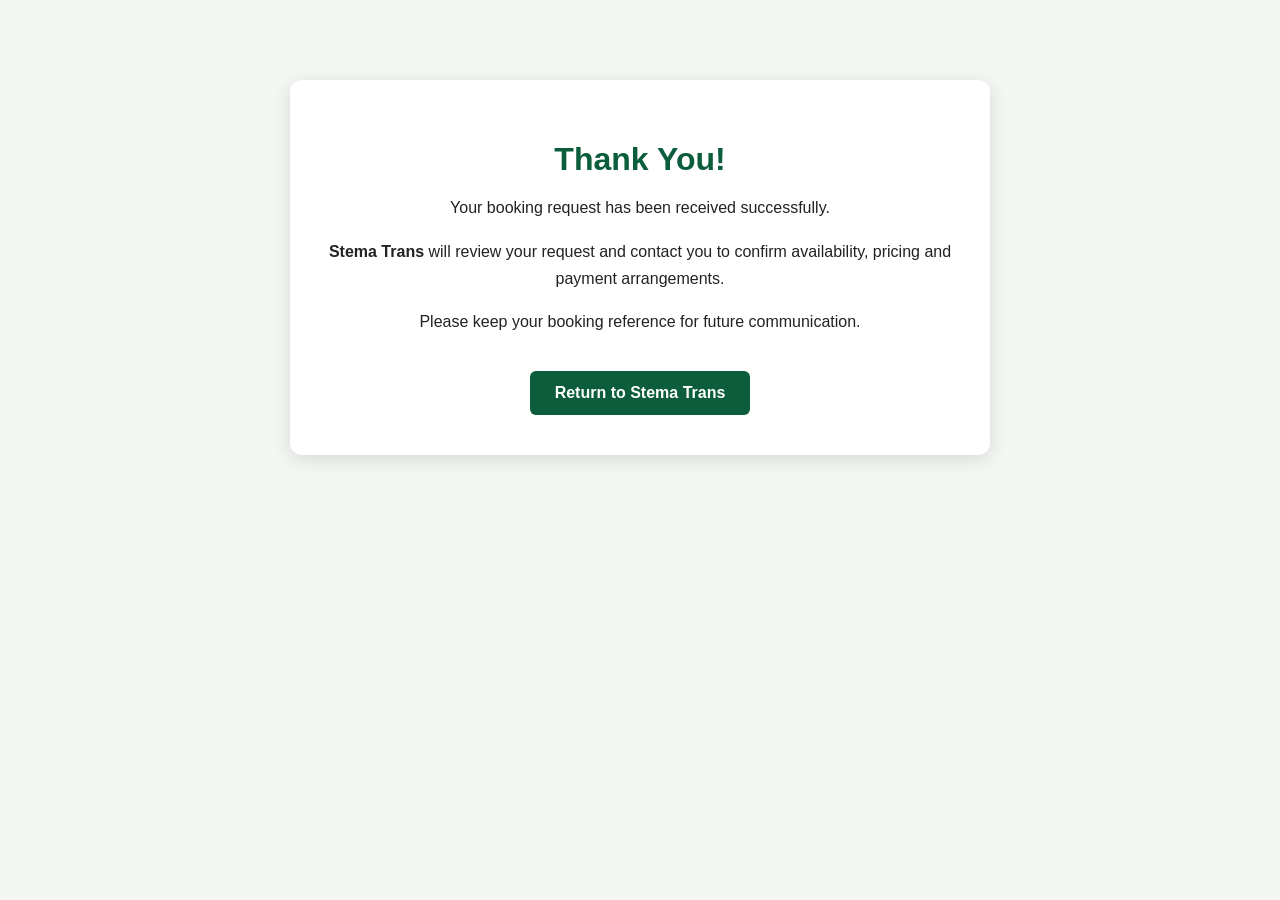
<file: thankyou.html>
<!DOCTYPE html>
<html lang="en">

<head>

<meta charset="UTF-8">

<meta
    name="viewport"
    content="width=device-width, initial-scale=1.0"
>

<title>Booking Received | Stema Trans</title>

<style>

body{
    margin:0;
    font-family:Arial,Helvetica,sans-serif;
    background:#f4f6f4;
    color:#222;
    text-align:center;
}

.box{
    max-width:650px;
    margin:80px auto;
    background:white;
    padding:40px 25px;
    border-radius:12px;
    box-shadow:0 4px 18px rgba(0,0,0,.12);
}

h1{
    color:#0b5d3b;
    margin-bottom:15px;
}

p{
    line-height:1.7;
}

.button{
    display:inline-block;
    margin-top:20px;
    padding:13px 25px;
    background:#0b5d3b;
    color:white;
    text-decoration:none;
    border-radius:6px;
    font-weight:bold;
}

.button:hover{
    background:#08482d;
}

</style>

</head>

<body>

<div class="box">

<h1>Thank You!</h1>

<p>
Your booking request has been received successfully.
</p>

<p>
<strong>Stema Trans</strong> will review your request and
contact you to confirm availability, pricing and payment
arrangements.
</p>

<p>
Please keep your booking reference for future communication.
</p>

<a
    class="button"
    href="index.html"
>
Return to Stema Trans
</a>

</div>

</body>

</html>
</file>
